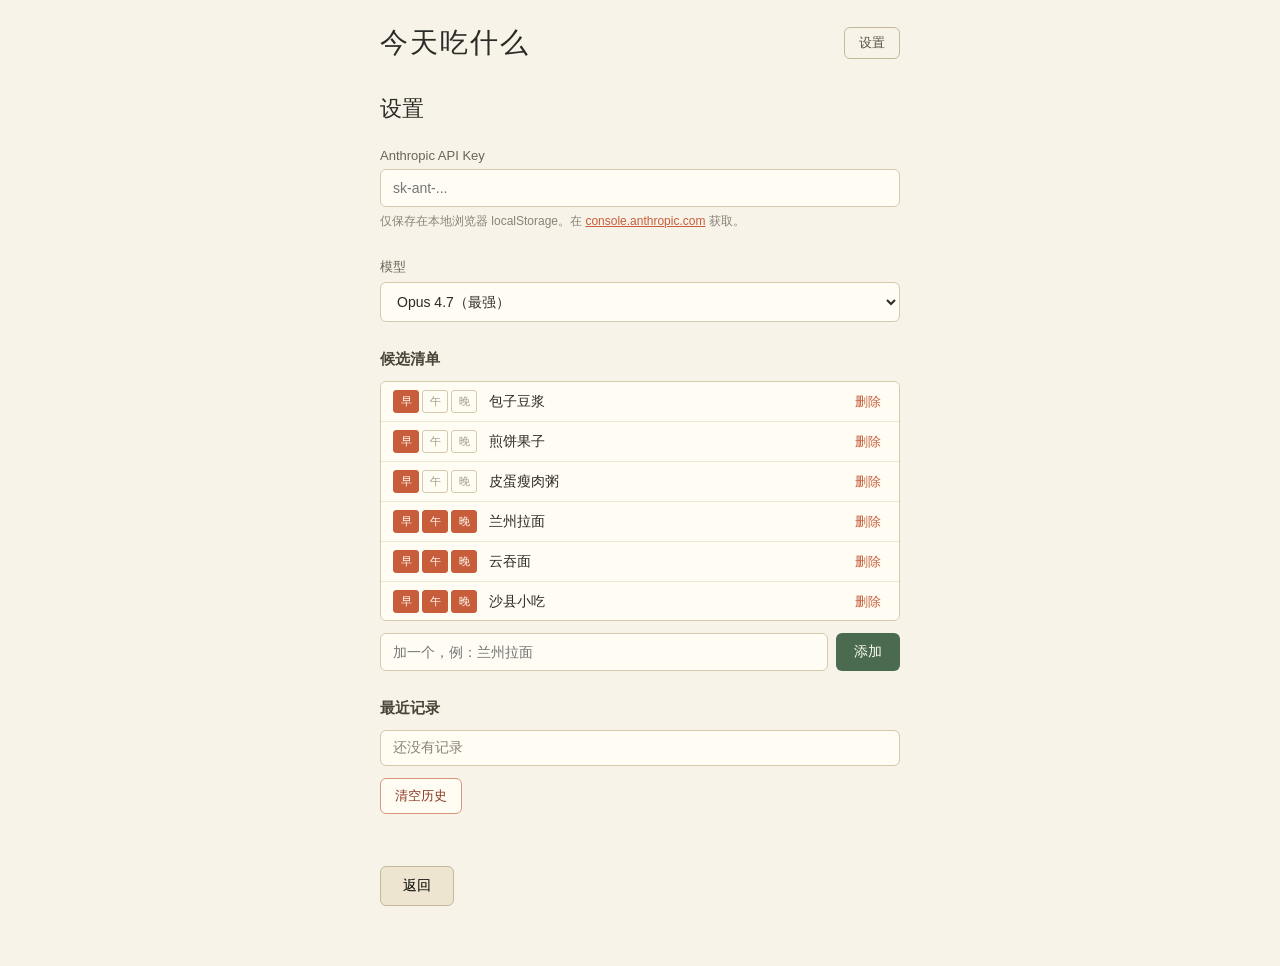
<file: what-to-eat/index.html>
<!DOCTYPE html>
<html lang="zh-CN">
<head>
  <meta charset="UTF-8">
  <meta name="viewport" content="width=device-width, initial-scale=1.0">
  <title>今天吃什么</title>
  <link rel="stylesheet" href="style.css">
</head>
<body>
  <main id="app">
    <header class="topbar">
      <h1>今天吃什么</h1>
      <button id="settings-btn" class="icon-btn" title="设置">设置</button>
    </header>

    <section id="main-view" class="view">
      <div class="meal-selector" role="tablist" aria-label="餐别">
        <button class="meal-tab" data-meal="breakfast" role="tab">早餐</button>
        <button class="meal-tab" data-meal="lunch" role="tab">午餐</button>
        <button class="meal-tab" data-meal="dinner" role="tab">晚餐</button>
      </div>

      <div class="mood-block">
        <label for="mood-input">心情 / 想法（可选）</label>
        <textarea id="mood-input" rows="2" placeholder="例：累了想清淡的、有点饿、约会、刚跑完步想吃肉..."></textarea>
      </div>

      <button id="decide-btn" class="big-btn">帮我决定</button>

      <div id="result" class="result" hidden>
        <div class="result-pick" id="pick"></div>
        <div class="result-reason" id="reason"></div>
        <div class="feedback-row">
          <button class="fb-btn" data-fb="up">就这个</button>
          <button class="fb-btn" data-fb="meh">还行</button>
          <button class="fb-btn" data-fb="down">不要</button>
          <button id="reroll" class="reroll-btn">换一个</button>
        </div>
      </div>

      <div id="error" class="error" hidden></div>
    </section>

    <section id="settings-view" class="view" hidden>
      <h2>设置</h2>

      <div class="setting-block">
        <label for="api-key">Anthropic API Key</label>
        <input type="password" id="api-key" placeholder="sk-ant-...">
        <p class="hint">仅保存在本地浏览器 localStorage。在 <a href="https://console.anthropic.com" target="_blank" rel="noopener">console.anthropic.com</a> 获取。</p>
      </div>

      <div class="setting-block">
        <label for="model-select">模型</label>
        <select id="model-select">
          <option value="claude-opus-4-7">Opus 4.7（最强）</option>
          <option value="claude-sonnet-4-6">Sonnet 4.6（平衡）</option>
          <option value="claude-haiku-4-5">Haiku 4.5（便宜快）</option>
        </select>
      </div>

      <div class="setting-block">
        <h3>候选清单</h3>
        <ul id="candidates-list"></ul>
        <div class="add-row">
          <input id="new-candidate" type="text" placeholder="加一个，例：兰州拉面" maxlength="30">
          <button id="add-btn">添加</button>
        </div>
      </div>

      <div class="setting-block">
        <h3>最近记录</h3>
        <ul id="history-list"></ul>
        <button id="clear-history" class="danger-btn">清空历史</button>
      </div>

      <button id="back-btn" class="back-btn">返回</button>
    </section>
  </main>

  <script src="app.js"></script>
</body>
</html>
</file>
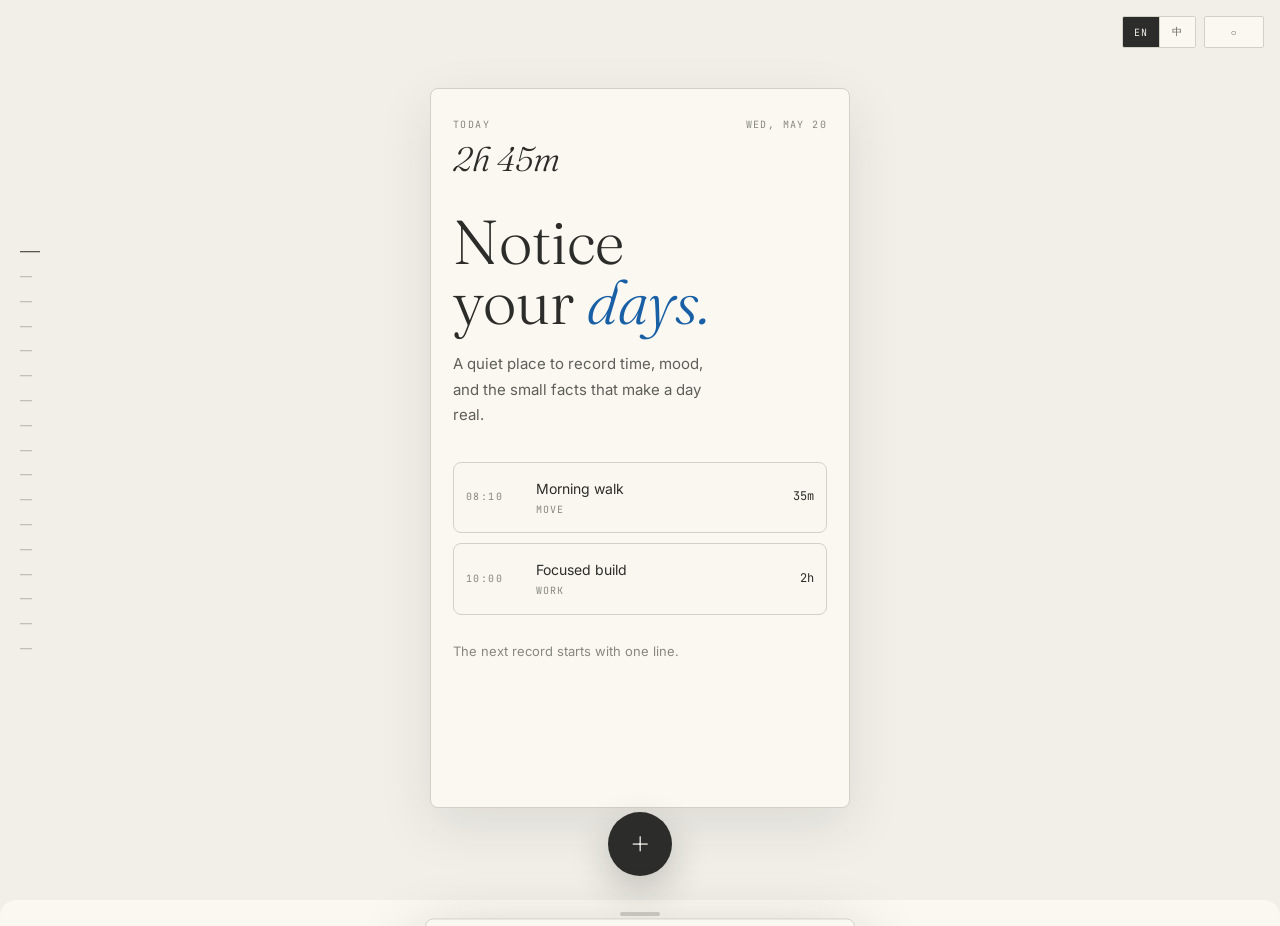
<file: chronos.html>
<!DOCTYPE html>
<html lang="en">
<head>
<meta charset="UTF-8">
<meta name="viewport" content="width=device-width, initial-scale=1.0">
<title>Chronos · Engineering Plan</title>
<link rel="preconnect" href="https://fonts.googleapis.com">
<link rel="preconnect" href="https://fonts.gstatic.com" crossorigin>
<link href="https://fonts.googleapis.com/css2?family=Fraunces:ital,opsz,wght@0,9..144,300;0,9..144,400;0,9..144,500;0,9..144,600;1,9..144,300&family=Inter:wght@300;400;500;600&family=JetBrains+Mono:wght@400;500&family=Noto+Serif+SC:wght@300;400;500;600&family=Noto+Sans+SC:wght@300;400;500;600&display=swap" rel="stylesheet">
<script>
  try { if (localStorage.getItem('chronos-dark')) document.documentElement.classList.add('dark'); } catch(e) {}
</script>
<style>
:root {
  --bg: #F1EFE8;
  --bg-deep: #EAE7DC;
  --paper: #FAF8F1;
  --ink: #2C2C2A;
  --ink-soft: #5F5E5A;
  --ink-mute: #888780;
  --ink-faint: #B4B2A9;
  --rule: #D3D1C7;
  --accent-blue: #185FA5;
  --accent-blue-soft: #DCE7F4;
  --accent-blue-mid: #5F94D1;
  --accent-blue-deep: #0C447C;

  --cat-1: #2C2C2A;
  --cat-2: #5F5E5A;
  --cat-3: #888780;
  --cat-4: #B4B2A9;
  --cat-5: #C8C6BD;
  --cat-6: #D3D1C7;
  --cat-sleep: #EAE7DC;

  --serif: 'Fraunces', 'Noto Serif SC', Georgia, serif;
  --sans: 'Inter', 'Noto Sans SC', system-ui, sans-serif;
  --mono: 'JetBrains Mono', 'SF Mono', Menlo, monospace;

  --transition: background 0.4s ease, color 0.4s ease, border-color 0.4s ease;
}

:root.dark {
  --bg: #1A1A18;
  --bg-deep: #0E0E0D;
  --paper: #232321;
  --ink: #F1EFE8;
  --ink-soft: #B4B2A9;
  --ink-mute: #888780;
  --ink-faint: #5F5E5A;
  --rule: #3A3A37;
  --accent-blue: #5F94D1;
  --accent-blue-soft: #1A2D45;
  --accent-blue-mid: #5F94D1;
  --accent-blue-deep: #A8C5E8;

  --cat-1: #F1EFE8;
  --cat-2: #B4B2A9;
  --cat-3: #888780;
  --cat-4: #5F5E5A;
  --cat-5: #4A4A47;
  --cat-6: #3A3A37;
  --cat-sleep: #2A2A28;
}

* { box-sizing: border-box; margin: 0; padding: 0; }
html { scroll-behavior: smooth; }

body {
  background: var(--bg);
  color: var(--ink);
  font-family: var(--sans);
  font-weight: 400;
  line-height: 1.65;
  font-size: 15px;
  -webkit-font-smoothing: antialiased;
  -moz-osx-font-smoothing: grayscale;
  transition: var(--transition);
}

.cover, .page, .toc, .principle, .callout, .data-table th, .data-table td,
.metric, .pixel-stat, .river-section, .pixel-year-section, .donut-section,
.bar-section, .mirror-section, pre {
  transition: var(--transition);
}

::selection { background: var(--ink); color: var(--bg); }

/* ============================================================ */
/* SCROLL PROGRESS */
/* ============================================================ */

#scroll-progress {
  position: fixed;
  top: 0; left: 0;
  height: 2px;
  width: 0%;
  background: var(--ink);
  z-index: 1000;
  transition: width 0.1s linear;
}

/* ============================================================ */
/* SCROLL REVEAL */
/* ============================================================ */

.reveal {
  opacity: 0;
  transform: translateY(28px);
  transition: opacity 0.7s cubic-bezier(0.22, 1, 0.36, 1),
              transform 0.7s cubic-bezier(0.22, 1, 0.36, 1);
}

.reveal.visible {
  opacity: 1;
  transform: translateY(0);
}

/* ============================================================ */
/* COVER */
/* ============================================================ */

.cover {
  min-height: 100vh;
  padding: 64px 72px 80px;
  display: flex;
  flex-direction: column;
  position: relative;
  background: linear-gradient(180deg, var(--bg) 0%, var(--bg-deep) 100%);
  overflow: hidden;
}

.cover-header {
  display: flex;
  justify-content: space-between;
  align-items: flex-start;
  font-family: var(--mono);
  font-size: 11px;
  letter-spacing: 0.1em;
  color: var(--ink-mute);
  text-transform: uppercase;
}

.cover-header .left { display: flex; gap: 24px; }
.cover-header .right { text-align: right; }

/* Live clock */
#live-clock {
  font-family: var(--mono);
  font-size: 11px;
  letter-spacing: 0.1em;
  color: var(--ink-mute);
  text-transform: uppercase;
}

.cover-mark {
  display: flex;
  gap: 6px;
  margin-top: 80px;
  align-items: center;
}

.cover-mark .dot {
  width: 14px; height: 14px; border-radius: 50%;
  animation: pulse-dot 3s ease-in-out infinite;
}
.cover-mark .dot:nth-child(1) { background: #2C2C2A; animation-delay: 0s; }
.cover-mark .dot:nth-child(2) { background: #5F5E5A; animation-delay: 0.15s; }
.cover-mark .dot:nth-child(3) { background: #888780; animation-delay: 0.30s; }
.cover-mark .dot:nth-child(4) { background: #B4B2A9; animation-delay: 0.45s; }
.cover-mark .dot:nth-child(5) { background: #D3D1C7; animation-delay: 0.60s; }

@keyframes pulse-dot {
  0%, 100% { transform: scale(1); opacity: 1; }
  50% { transform: scale(1.35); opacity: 0.7; }
}

.cover-title {
  font-family: var(--serif);
  font-size: clamp(72px, 14vw, 180px);
  font-weight: 300;
  line-height: 0.9;
  letter-spacing: -0.04em;
  margin-top: 40px;
  font-variation-settings: "opsz" 144;
}

.cover-title em {
  font-style: italic;
  font-weight: 300;
  color: var(--ink-soft);
}

.cover-subtitle {
  font-family: var(--serif);
  font-size: 22px;
  font-weight: 300;
  font-style: italic;
  color: var(--ink-soft);
  margin-top: 32px;
  max-width: 540px;
  line-height: 1.45;
}

.cover-meta {
  margin-top: auto;
  padding-top: 80px;
  display: grid;
  grid-template-columns: repeat(4, 1fr);
  gap: 32px;
  border-top: 0.5px solid var(--rule);
}

.cover-meta-item .label {
  font-family: var(--mono);
  font-size: 10px;
  letter-spacing: 0.15em;
  color: var(--ink-mute);
  text-transform: uppercase;
  margin-bottom: 8px;
}

.cover-meta-item .value {
  font-family: var(--serif);
  font-size: 16px;
  font-weight: 400;
  color: var(--ink);
}

/* ============================================================ */
/* GLOBAL */
/* ============================================================ */

.page {
  padding: 96px 72px;
  max-width: 1100px;
  margin: 0 auto;
  position: relative;
}

.section-number {
  font-family: var(--mono);
  font-size: 11px;
  letter-spacing: 0.2em;
  color: var(--ink-mute);
  text-transform: uppercase;
  margin-bottom: 24px;
  display: flex;
  align-items: center;
  gap: 16px;
}

.section-number::after {
  content: "";
  flex: 1;
  height: 0.5px;
  background: var(--rule);
}

h1.section-title {
  font-family: var(--serif);
  font-size: 56px;
  font-weight: 400;
  line-height: 1.05;
  letter-spacing: -0.025em;
  margin-bottom: 24px;
  font-variation-settings: "opsz" 96;
}

h1.section-title em {
  font-style: italic;
  font-weight: 300;
  color: var(--ink-soft);
}

.section-lede {
  font-family: var(--serif);
  font-size: 22px;
  font-weight: 300;
  line-height: 1.5;
  color: var(--ink-soft);
  margin-bottom: 64px;
  max-width: 720px;
  font-style: italic;
}

h2 {
  font-family: var(--serif);
  font-size: 32px;
  font-weight: 400;
  line-height: 1.2;
  letter-spacing: -0.01em;
  margin: 80px 0 24px;
  font-variation-settings: "opsz" 72;
}

h3 {
  font-family: var(--sans);
  font-size: 14px;
  font-weight: 500;
  letter-spacing: 0.04em;
  text-transform: uppercase;
  color: var(--ink);
  margin: 40px 0 16px;
}

h4 {
  font-family: var(--sans);
  font-size: 15px;
  font-weight: 500;
  margin: 24px 0 12px;
}

p {
  margin-bottom: 16px;
  max-width: 720px;
}

p.lede {
  font-family: var(--serif);
  font-size: 19px;
  font-weight: 300;
  line-height: 1.55;
  color: var(--ink-soft);
  margin-bottom: 32px;
  max-width: 720px;
}

strong { font-weight: 500; color: var(--ink); }
em { font-style: italic; }

a { color: var(--accent-blue); text-decoration: none; border-bottom: 0.5px solid currentColor; }
a:hover { color: var(--accent-blue-deep); }

code {
  font-family: var(--mono);
  font-size: 13px;
  background: var(--bg-deep);
  padding: 2px 6px;
  border-radius: 3px;
  color: var(--ink);
}

/* ============================================================ */
/* TOC */
/* ============================================================ */

.toc {
  background: var(--paper);
  border: 0.5px solid var(--rule);
  border-radius: 2px;
  padding: 56px 56px;
  margin: 96px 0;
}

.toc-list {
  list-style: none;
  display: grid;
  grid-template-columns: 1fr 1fr;
  gap: 28px 80px;
}

.toc-list li {
  display: flex;
  align-items: baseline;
  gap: 16px;
  border-bottom: 0.5px dotted var(--rule);
  padding-bottom: 10px;
}

.toc-list .num {
  font-family: var(--mono);
  font-size: 11px;
  color: var(--ink-mute);
  letter-spacing: 0.1em;
  min-width: 32px;
}

.toc-list .title {
  font-family: var(--serif);
  font-size: 17px;
  font-weight: 400;
  flex: 1;
}

.toc-list .page {
  font-family: var(--mono);
  font-size: 11px;
  color: var(--ink-mute);
  padding: 0;
  max-width: none;
  margin: 0;
}

/* ============================================================ */
/* PULL QUOTE */
/* ============================================================ */

.pull-quote {
  margin: 64px 0;
  padding: 48px 0;
  border-top: 0.5px solid var(--ink);
  border-bottom: 0.5px solid var(--ink);
}

.pull-quote blockquote {
  font-family: var(--serif);
  font-size: 32px;
  font-weight: 300;
  line-height: 1.3;
  letter-spacing: -0.01em;
  font-style: italic;
  color: var(--ink);
  font-variation-settings: "opsz" 72;
}

.pull-quote cite {
  display: block;
  margin-top: 20px;
  font-family: var(--mono);
  font-size: 11px;
  letter-spacing: 0.15em;
  color: var(--ink-mute);
  text-transform: uppercase;
  font-style: normal;
}

/* ============================================================ */
/* DATA TABLE */
/* ============================================================ */

.data-table {
  width: 100%;
  border-collapse: collapse;
  margin: 24px 0 40px;
  font-size: 14px;
}

.data-table th {
  font-family: var(--mono);
  font-size: 10px;
  font-weight: 500;
  letter-spacing: 0.15em;
  text-transform: uppercase;
  color: var(--ink-mute);
  text-align: left;
  padding: 12px 16px 12px 0;
  border-bottom: 0.5px solid var(--ink);
}

.data-table td {
  padding: 14px 16px 14px 0;
  border-bottom: 0.5px solid var(--rule);
  vertical-align: top;
  line-height: 1.5;
}

.data-table tr:last-child td {
  border-bottom: 0.5px solid var(--ink);
}

.data-table td:first-child {
  font-weight: 500;
  white-space: nowrap;
}

.data-table .accent { color: var(--accent-blue); font-family: var(--mono); font-size: 12px; }

/* ============================================================ */
/* CALLOUT */
/* ============================================================ */

.callout {
  background: var(--paper);
  border-left: 2px solid var(--ink);
  padding: 24px 32px;
  margin: 32px 0;
  font-family: var(--serif);
  font-size: 17px;
  font-style: italic;
  line-height: 1.5;
  color: var(--ink-soft);
}

.callout .label {
  display: block;
  font-family: var(--mono);
  font-size: 10px;
  letter-spacing: 0.15em;
  text-transform: uppercase;
  font-style: normal;
  color: var(--ink-mute);
  margin-bottom: 10px;
}

/* ============================================================ */
/* PRINCIPLE CARDS */
/* ============================================================ */

.principles {
  display: grid;
  grid-template-columns: repeat(2, 1fr);
  gap: 24px;
  margin: 32px 0 48px;
}

.principle {
  background: var(--paper);
  border: 0.5px solid var(--rule);
  padding: 32px;
  position: relative;
  transition: border-color 0.25s, box-shadow 0.25s;
}

.principle:hover {
  border-color: var(--ink-mute);
  box-shadow: 0 4px 24px rgba(44,44,42,0.07);
}

.principle .num {
  font-family: var(--mono);
  font-size: 11px;
  color: var(--ink-mute);
  letter-spacing: 0.15em;
  margin-bottom: 16px;
}

.principle h4 {
  font-family: var(--serif);
  font-size: 22px;
  font-weight: 400;
  margin: 0 0 12px;
  letter-spacing: -0.01em;
}

.principle p {
  font-size: 13.5px;
  color: var(--ink-soft);
  line-height: 1.6;
  margin: 0;
}

/* ============================================================ */
/* TWO-COLUMN */
/* ============================================================ */

.two-col {
  display: grid;
  grid-template-columns: 1fr 1.4fr;
  gap: 64px;
  margin: 48px 0;
  align-items: start;
}

.two-col .label-col {
  font-family: var(--mono);
  font-size: 11px;
  letter-spacing: 0.15em;
  text-transform: uppercase;
  color: var(--ink-mute);
  padding-top: 4px;
}

/* ============================================================ */
/* COLOR PALETTE */
/* ============================================================ */

.palette {
  margin: 32px 0 48px;
}

.palette-row {
  display: grid;
  grid-template-columns: 100px 1fr;
  gap: 32px;
  padding: 20px 0;
  border-bottom: 0.5px solid var(--rule);
  align-items: center;
}

.palette-row:first-child { border-top: 0.5px solid var(--rule); }

.palette-row .name {
  font-family: var(--mono);
  font-size: 11px;
  color: var(--ink-mute);
  letter-spacing: 0.1em;
  text-transform: uppercase;
}

.palette-swatches {
  display: grid;
  grid-template-columns: repeat(6, 1fr);
  gap: 12px;
}

.swatch {
  aspect-ratio: 2.5 / 1;
  display: flex;
  align-items: flex-end;
  padding: 8px 10px;
  font-family: var(--mono);
  font-size: 9px;
  letter-spacing: 0.05em;
  cursor: pointer;
  transition: transform 0.2s;
}
.swatch:hover { transform: scale(1.04); }
.swatch.dark { color: var(--bg); }
.swatch.light { color: var(--ink); }

/* ============================================================ */
/* TIMELINE */
/* ============================================================ */

.timeline {
  margin: 48px 0;
  border-top: 0.5px solid var(--ink);
}

.timeline-row {
  display: grid;
  grid-template-columns: 100px 80px 1fr;
  gap: 32px;
  padding: 28px 0;
  border-bottom: 0.5px solid var(--rule);
}

.timeline-row .phase {
  font-family: var(--mono);
  font-size: 11px;
  letter-spacing: 0.15em;
  text-transform: uppercase;
  color: var(--ink-mute);
}

.timeline-row .duration {
  font-family: var(--serif);
  font-size: 18px;
  font-style: italic;
  color: var(--ink-soft);
}

.timeline-row .content h4 {
  font-family: var(--serif);
  font-size: 22px;
  font-weight: 400;
  margin: 0 0 8px;
  letter-spacing: -0.01em;
}

.timeline-row .content .summary {
  font-size: 14px;
  color: var(--ink-soft);
  margin: 0 0 16px;
}

.timeline-row .deliverables {
  list-style: none;
  font-size: 13px;
  color: var(--ink-soft);
  margin: 0;
}

.timeline-row .deliverables li {
  padding: 4px 0 4px 16px;
  position: relative;
  line-height: 1.6;
}

.timeline-row .deliverables li::before {
  content: "—";
  position: absolute;
  left: 0;
  color: var(--ink-faint);
}

/* ============================================================ */
/* METRICS */
/* ============================================================ */

.metrics {
  display: grid;
  grid-template-columns: repeat(4, 1fr);
  gap: 1px;
  background: var(--rule);
  border: 0.5px solid var(--rule);
  margin: 48px 0;
}

.metric {
  background: var(--paper);
  padding: 32px 24px;
}

.metric .label {
  font-family: var(--mono);
  font-size: 10px;
  letter-spacing: 0.15em;
  text-transform: uppercase;
  color: var(--ink-mute);
  margin-bottom: 12px;
}

.metric .value {
  font-family: var(--serif);
  font-size: 36px;
  font-weight: 400;
  line-height: 1;
  letter-spacing: -0.02em;
  margin-bottom: 8px;
  font-variation-settings: "opsz" 96;
}

.metric .desc {
  font-size: 12px;
  color: var(--ink-soft);
  line-height: 1.5;
}

/* ============================================================ */
/* FOOTNOTES & DECORATION */
/* ============================================================ */

.divider-ornament {
  display: flex;
  align-items: center;
  justify-content: center;
  margin: 80px 0;
  gap: 24px;
}

.divider-ornament::before,
.divider-ornament::after {
  content: "";
  flex: 1;
  max-width: 200px;
  height: 0.5px;
  background: var(--rule);
}

.divider-ornament .ornament {
  font-family: var(--serif);
  font-size: 24px;
  color: var(--ink-mute);
  font-style: italic;
  font-weight: 300;
}

.colophon {
  background: #1A1A18;
  color: #F1EFE8;
  padding: 96px 72px;
  margin-top: 96px;
}

.colophon .inner {
  max-width: 720px;
  margin: 0 auto;
}

.colophon h2 {
  color: #F1EFE8;
  font-style: italic;
  font-weight: 300;
  margin-bottom: 32px;
}

.colophon p {
  color: #B4B2A9;
  font-size: 14px;
  line-height: 1.7;
}

.colophon .signature {
  margin-top: 64px;
  padding-top: 32px;
  border-top: 0.5px solid #5F5E5A;
  font-family: var(--mono);
  font-size: 11px;
  letter-spacing: 0.15em;
  text-transform: uppercase;
  color: #5F5E5A;
  display: flex;
  justify-content: space-between;
}

/* ============================================================ */
/* TASK LIST  */
/* ============================================================ */

.task-list {
  list-style: none;
  margin: 24px 0 40px;
}

.task-list li {
  display: grid;
  grid-template-columns: 48px 1fr 80px;
  gap: 16px;
  padding: 14px 0;
  border-bottom: 0.5px solid var(--rule);
  font-size: 14px;
  align-items: baseline;
}

.task-list li:first-child { border-top: 0.5px solid var(--rule); }

.task-list .id {
  font-family: var(--mono);
  font-size: 11px;
  color: var(--ink-mute);
}

.task-list .name strong { color: var(--ink); }
.task-list .name small {
  display: block;
  font-size: 12px;
  color: var(--ink-mute);
  margin-top: 2px;
  font-weight: 400;
}

.task-list .effort {
  font-family: var(--mono);
  font-size: 11px;
  color: var(--ink-soft);
  text-align: right;
}

/* ============================================================ */
/* RIVER OF DAYS — LIVE VISUALIZATION */
/* ============================================================ */

.river-section {
  background: var(--paper);
  border: 0.5px solid var(--rule);
  padding: 56px;
  margin: 56px 0;
}

.river-header {
  display: flex;
  justify-content: space-between;
  align-items: flex-end;
  margin-bottom: 40px;
}

.river-header h3 {
  font-family: var(--serif);
  font-size: 28px;
  font-weight: 400;
  letter-spacing: -0.01em;
  margin: 0;
  text-transform: none;
}

.river-header .river-sub {
  font-family: var(--mono);
  font-size: 10px;
  letter-spacing: 0.15em;
  color: var(--ink-mute);
  text-transform: uppercase;
}

.river-legend {
  display: flex;
  gap: 20px;
  flex-wrap: wrap;
  margin-bottom: 24px;
}

.river-legend-item {
  display: flex;
  align-items: center;
  gap: 8px;
  font-family: var(--mono);
  font-size: 10px;
  letter-spacing: 0.1em;
  color: var(--ink-mute);
  text-transform: uppercase;
}

.river-legend-swatch {
  width: 24px;
  height: 8px;
  border-radius: 2px;
}

#river-canvas-wrap {
  position: relative;
  overflow: hidden;
}

#river-svg {
  width: 100%;
  height: auto;
  display: block;
}

/* tooltip */
#river-tooltip {
  position: fixed;
  background: var(--ink);
  color: var(--bg);
  font-family: var(--mono);
  font-size: 11px;
  letter-spacing: 0.05em;
  padding: 8px 14px;
  border-radius: 2px;
  pointer-events: none;
  opacity: 0;
  transition: opacity 0.15s;
  z-index: 999;
  white-space: nowrap;
}

/* ============================================================ */
/* PIXEL YEAR — LIVE VISUALIZATION */
/* ============================================================ */

.pixel-year-section {
  background: var(--paper);
  border: 0.5px solid var(--rule);
  padding: 56px;
  margin: 56px 0;
}

.pixel-year-header {
  display: flex;
  justify-content: space-between;
  align-items: flex-end;
  margin-bottom: 32px;
}

.pixel-year-header h3 {
  font-family: var(--serif);
  font-size: 28px;
  font-weight: 400;
  letter-spacing: -0.01em;
  margin: 0;
  text-transform: none;
}

#pixel-year-svg {
  width: 100%;
  height: auto;
  display: block;
  margin-bottom: 32px;
}

.pixel-stats {
  display: grid;
  grid-template-columns: repeat(4, 1fr);
  gap: 1px;
  background: var(--rule);
  border: 0.5px solid var(--rule);
}

.pixel-stat {
  background: var(--paper);
  padding: 24px 20px;
}

.pixel-stat .label {
  font-family: var(--mono);
  font-size: 10px;
  letter-spacing: 0.15em;
  text-transform: uppercase;
  color: var(--ink-mute);
  margin-bottom: 8px;
}

.pixel-stat .value {
  font-family: var(--serif);
  font-size: 28px;
  font-weight: 400;
  line-height: 1;
  letter-spacing: -0.02em;
  font-variation-settings: "opsz" 72;
}

/* ============================================================ */
/* DONUT CHART (Day view)                                        */
/* ============================================================ */

.donut-section, .bar-section, .mirror-section {
  background: var(--paper);
  border: 0.5px solid var(--rule);
  padding: 48px;
  margin: 40px 0;
}

.chart-header {
  display: flex;
  justify-content: space-between;
  align-items: flex-end;
  margin-bottom: 32px;
}

.chart-header h3 {
  font-family: var(--serif);
  font-size: 24px;
  font-weight: 400;
  letter-spacing: -0.01em;
  margin: 0;
  text-transform: none;
}

.chart-header .chart-sub {
  font-family: var(--mono);
  font-size: 10px;
  letter-spacing: 0.15em;
  color: var(--ink-mute);
  text-transform: uppercase;
}

.donut-wrap {
  display: grid;
  grid-template-columns: 1fr 1fr;
  gap: 48px;
  align-items: center;
}

#donut-svg {
  width: 100%;
  max-width: 280px;
  height: auto;
  margin: 0 auto;
  display: block;
}

.donut-legend {
  list-style: none;
  margin: 0;
}

.donut-legend li {
  display: grid;
  grid-template-columns: 18px 1fr auto auto;
  gap: 12px;
  align-items: baseline;
  padding: 10px 0;
  border-bottom: 0.5px solid var(--rule);
  font-size: 13px;
  cursor: pointer;
  transition: opacity 0.2s;
}

.donut-legend li:first-child { border-top: 0.5px solid var(--rule); }
.donut-legend li.dimmed { opacity: 0.3; }

.donut-legend .swatch-sq {
  width: 14px; height: 14px;
  border-radius: 2px;
  align-self: center;
}

.donut-legend .name {
  font-family: var(--sans);
  color: var(--ink);
}

.donut-legend .duration {
  font-family: var(--mono);
  font-size: 11px;
  color: var(--ink-soft);
}

.donut-legend .pct {
  font-family: var(--mono);
  font-size: 11px;
  color: var(--ink-mute);
  min-width: 40px;
  text-align: right;
}

/* ============================================================ */
/* STACKED BAR (Week view)                                       */
/* ============================================================ */

#bar-svg {
  width: 100%;
  height: auto;
  display: block;
}

/* ============================================================ */
/* MIRROR (Signature 02)                                         */
/* ============================================================ */

#mirror-svg {
  width: 100%;
  height: auto;
  display: block;
}

.mirror-headers {
  display: grid;
  grid-template-columns: 1fr 1fr;
  margin-bottom: 16px;
  font-family: var(--mono);
  font-size: 10px;
  letter-spacing: 0.15em;
  text-transform: uppercase;
  color: var(--ink-mute);
}

.mirror-headers .left { text-align: right; padding-right: 24px; }
.mirror-headers .right { text-align: left; padding-left: 24px; }

/* ============================================================ */
/* FIXED UI — TOGGLES + SECTION INDICATOR                        */
/* ============================================================ */

.fixed-controls {
  position: fixed;
  top: 16px;
  right: 16px;
  display: flex;
  gap: 8px;
  z-index: 900;
  font-family: var(--mono);
}

.ctrl-btn {
  background: var(--paper);
  border: 0.5px solid var(--rule);
  color: var(--ink-soft);
  font-family: var(--mono);
  font-size: 10px;
  letter-spacing: 0.12em;
  text-transform: uppercase;
  padding: 8px 12px;
  cursor: pointer;
  transition: all 0.2s;
  border-radius: 2px;
  min-width: 60px;
  text-align: center;
}

.ctrl-btn:hover {
  border-color: var(--ink);
  color: var(--ink);
}

.ctrl-btn.active {
  background: var(--ink);
  color: var(--bg);
  border-color: var(--ink);
}

.ctrl-segment {
  display: inline-flex;
  background: var(--paper);
  border: 0.5px solid var(--rule);
  border-radius: 2px;
  overflow: hidden;
}

.ctrl-segment .ctrl-btn {
  border: none;
  border-radius: 0;
  min-width: 36px;
  padding: 8px 10px;
}

.ctrl-segment .ctrl-btn + .ctrl-btn {
  border-left: 0.5px solid var(--rule);
}

#section-indicator {
  position: fixed;
  bottom: 16px;
  right: 16px;
  background: var(--paper);
  border: 0.5px solid var(--rule);
  padding: 10px 14px;
  font-family: var(--mono);
  font-size: 10px;
  letter-spacing: 0.12em;
  text-transform: uppercase;
  color: var(--ink-soft);
  z-index: 900;
  border-radius: 2px;
  opacity: 0;
  transform: translateY(8px);
  transition: opacity 0.3s, transform 0.3s, var(--transition);
  pointer-events: none;
  max-width: 240px;
}

#section-indicator.visible {
  opacity: 1;
  transform: translateY(0);
}

#section-indicator .num {
  color: var(--ink);
  font-weight: 500;
}

#section-indicator .sep {
  color: var(--ink-faint);
  margin: 0 6px;
}

@media (prefers-reduced-motion: reduce) {
  *, *::before, *::after {
    animation-duration: 0.01ms !important;
    transition-duration: 0.01ms !important;
  }
  .reveal { opacity: 1; transform: none; }
}

/* ============================================================ */
/* STICKY SECTION NAV (left sidebar)                            */
/* ============================================================ */

#section-nav {
  position: fixed;
  top: 50%;
  left: 20px;
  transform: translateY(-50%);
  z-index: 800;
  display: flex;
  flex-direction: column;
  gap: 6px;
  max-height: 80vh;
  overflow-y: auto;
  scrollbar-width: none;
}

#section-nav::-webkit-scrollbar { display: none; }

.section-nav-item {
  display: flex;
  align-items: center;
  gap: 8px;
  font-family: var(--mono);
  font-size: 9px;
  letter-spacing: 0.12em;
  text-transform: uppercase;
  color: var(--ink-faint);
  text-decoration: none;
  padding: 4px 0;
  cursor: pointer;
  white-space: nowrap;
  transition: color 0.2s;
  background: none;
  border: none;
  line-height: 1.2;
}

.section-nav-item::before {
  content: "";
  display: block;
  width: 12px;
  height: 0.5px;
  background: var(--ink-faint);
  flex-shrink: 0;
  transition: width 0.2s, background 0.2s;
}

.section-nav-item:hover {
  color: var(--ink-soft);
}

.section-nav-item:hover::before {
  background: var(--ink-soft);
  width: 18px;
}

.section-nav-item.active {
  color: var(--ink);
}

.section-nav-item.active::before {
  width: 20px;
  background: var(--ink);
}

.section-nav-label {
  opacity: 0;
  transform: translateX(-4px);
  transition: opacity 0.2s, transform 0.2s;
  pointer-events: none;
}

#section-nav:hover .section-nav-label {
  opacity: 1;
  transform: translateX(0);
}

@media (max-width: 768px) {
  #section-nav { display: none; }
  #hamburger-btn { display: flex; align-items: center; justify-content: center; }
}

/* ============================================================ */
/* MOBILE HAMBURGER NAV                                          */
/* ============================================================ */

/* Hamburger button — mobile only */
#hamburger-btn {
  display: none;
  position: fixed;
  bottom: 20px;
  right: 20px;
  z-index: 900;
  width: 48px;
  height: 48px;
  border-radius: 50%;
  background: var(--accent-blue);
  color: #fff;
  border: none;
  font-size: 20px;
  cursor: pointer;
  box-shadow: 0 2px 8px rgba(0,0,0,0.2);
}

/* Bottom sheet overlay */
#nav-overlay {
  display: none;
  position: fixed;
  inset: 0;
  background: rgba(0,0,0,0.4);
  z-index: 890;
}

/* Bottom sheet */
#mobile-nav-sheet {
  position: fixed;
  bottom: 0;
  left: 0;
  right: 0;
  z-index: 895;
  background: var(--paper);
  border-radius: 16px 16px 0 0;
  padding: 12px 0 32px;
  transform: translateY(100%);
  transition: transform 0.22s ease;
  max-height: 70vh;
  overflow-y: auto;
}
#mobile-nav-sheet.open {
  transform: translateY(0);
}
#mobile-nav-sheet .sheet-handle {
  width: 40px; height: 4px;
  background: var(--rule);
  border-radius: 2px;
  margin: 0 auto 12px;
}
#mobile-nav-sheet a {
  display: block;
  padding: 12px 24px;
  color: var(--ink);
  text-decoration: none;
  font-family: var(--sans);
  font-size: 14px;
  border-bottom: 1px solid var(--rule);
}
#mobile-nav-sheet a:hover {
  background: var(--bg-deep);
}

/* ============================================================ */
/* LIVE CHART BADGE                                              */
/* ============================================================ */

.chart-wrapper {
  position: relative;
  display: inline-block;
  width: 100%;
}

.live-badge {
  position: absolute;
  top: 12px;
  right: 12px;
  display: flex;
  align-items: center;
  gap: 5px;
  font-family: var(--mono);
  font-size: 9px;
  letter-spacing: 0.12em;
  text-transform: uppercase;
  color: var(--ink-mute);
  background: var(--paper);
  border: 0.5px solid var(--rule);
  padding: 4px 8px;
  border-radius: 2px;
  pointer-events: none;
  z-index: 10;
}

.live-dot {
  width: 6px;
  height: 6px;
  border-radius: 50%;
  background: #c0392b;
  animation: live-pulse 1.8s ease-in-out infinite;
}

@keyframes live-pulse {
  0%, 100% { opacity: 1; transform: scale(1); }
  50% { opacity: 0.4; transform: scale(0.75); }
}

/* ============================================================ */
/* RESPONSIVE */
/* ============================================================ */

@media print {
  body { background: var(--bg); }
  .page, .cover { padding: 48px 56px; }
  h1.section-title { font-size: 42px; }
  .cover-title { font-size: 110px; }
  #scroll-progress { display: none; }
}

@media (max-width: 768px) {
  .page, .cover { padding: 48px 32px; }
  .cover-title { font-size: 80px; }
  .cover-meta, .toc-list { grid-template-columns: 1fr; }
  .principles, .two-col { grid-template-columns: 1fr; gap: 24px; }
  .metrics { grid-template-columns: repeat(2, 1fr); }
  .timeline-row { grid-template-columns: 1fr; gap: 12px; }
  h1.section-title { font-size: 36px; }
  .river-section, .pixel-year-section,
  .donut-section, .bar-section, .mirror-section { padding: 32px 24px; }
  .pixel-stats { grid-template-columns: repeat(2, 1fr); }
  .donut-wrap { grid-template-columns: 1fr; gap: 24px; }
  .fixed-controls { top: 8px; right: 8px; }
  #section-indicator { bottom: 8px; right: 8px; max-width: calc(100vw - 16px); }
}

/* ============================================================ */
/* APP PROTOTYPE — HOME + RECORD ENTRY                          */
/* ============================================================ */

body.app-prototype > .cover,
body.app-prototype > section.page,
body.app-prototype > .colophon,
body.app-prototype #scroll-progress,
body.app-prototype #section-indicator {
  display: none;
}

.chronos-app {
  min-height: 100vh;
  padding: 88px 20px 118px;
  display: grid;
  place-items: center;
}

.app-device {
  width: min(420px, 100%);
  min-height: min(720px, calc(100vh - 176px));
  background: var(--paper);
  border: 0.5px solid var(--rule);
  border-radius: 8px;
  padding: 28px 22px 24px;
  box-shadow: 0 18px 54px rgba(44, 44, 42, 0.10);
}

:root.dark .app-device {
  box-shadow: 0 18px 54px rgba(0, 0, 0, 0.28);
}

.app-topline {
  display: flex;
  align-items: flex-start;
  justify-content: space-between;
  gap: 20px;
  margin-bottom: 36px;
}

.app-kicker,
.app-date,
.record-time,
.field-label,
.entry-meta,
.duration-control span {
  font-family: var(--mono);
  font-size: 10px;
  letter-spacing: 0.14em;
  text-transform: uppercase;
  color: var(--ink-mute);
}

.app-total {
  font-family: var(--serif);
  font-size: 34px;
  line-height: 1;
  font-weight: 300;
  font-style: italic;
  color: var(--ink);
  margin-top: 8px;
}

.app-hero {
  margin-bottom: 34px;
}

.app-title {
  font-family: var(--serif);
  font-size: clamp(42px, 12vw, 62px);
  font-weight: 300;
  letter-spacing: 0;
  line-height: 0.98;
  max-width: 8ch;
}

.app-title em {
  color: var(--accent-blue);
  font-style: italic;
}

.app-lede {
  margin-top: 18px;
  color: var(--ink-soft);
  max-width: 31ch;
  line-height: 1.7;
}

.app-records {
  display: grid;
  gap: 10px;
}

.record-row {
  display: grid;
  grid-template-columns: 58px 1fr auto;
  align-items: center;
  gap: 12px;
  border: 0.5px solid var(--rule);
  border-radius: 8px;
  padding: 14px 12px;
  background: color-mix(in srgb, var(--paper) 86%, var(--bg) 14%);
}

.record-title {
  font-size: 14px;
  color: var(--ink);
}

.record-cat {
  font-family: var(--mono);
  font-size: 10px;
  letter-spacing: 0.1em;
  color: var(--ink-mute);
  text-transform: uppercase;
  margin-top: 2px;
}

.record-duration {
  font-family: var(--mono);
  font-size: 12px;
  color: var(--ink);
}

.empty-note {
  margin-top: 16px;
  color: var(--ink-mute);
  font-size: 13px;
}

.fab-button {
  position: fixed;
  left: 50%;
  bottom: 24px;
  transform: translateX(-50%);
  width: 64px;
  height: 64px;
  border-radius: 50%;
  border: 0;
  background: var(--ink);
  color: var(--bg);
  font-family: var(--serif);
  font-size: 38px;
  font-weight: 300;
  line-height: 58px;
  cursor: pointer;
  z-index: 980;
  box-shadow: 0 14px 36px rgba(44, 44, 42, 0.24);
  transition: transform 0.18s ease, box-shadow 0.18s ease, background 0.18s ease;
}

.fab-button:hover {
  transform: translateX(-50%) translateY(-2px);
  box-shadow: 0 18px 44px rgba(44, 44, 42, 0.28);
}

.fab-button:active {
  transform: translateX(-50%) translateY(1px) scale(0.98);
}

.entry-backdrop {
  position: fixed;
  inset: 0;
  background: rgba(26, 26, 24, 0.36);
  opacity: 0;
  pointer-events: none;
  z-index: 970;
  transition: opacity 0.2s ease;
}

.entry-backdrop.open {
  opacity: 1;
  pointer-events: auto;
}

.entry-panel {
  position: fixed;
  left: 50%;
  bottom: 18px;
  transform: translate(-50%, calc(100% + 36px));
  width: min(430px, calc(100vw - 24px));
  max-height: min(720px, calc(100vh - 34px));
  overflow: auto;
  background: var(--paper);
  border: 0.5px solid var(--rule);
  border-radius: 8px;
  padding: 18px;
  z-index: 990;
  box-shadow: 0 26px 70px rgba(26, 26, 24, 0.30);
  transition: transform 0.24s ease;
}

.entry-panel.open {
  transform: translate(-50%, 0);
}

.entry-header {
  display: flex;
  align-items: flex-start;
  justify-content: space-between;
  gap: 16px;
  margin-bottom: 18px;
}

.entry-title {
  font-family: var(--serif);
  font-size: 30px;
  line-height: 1.08;
  font-weight: 300;
}

.entry-close {
  width: 36px;
  height: 36px;
  border: 0.5px solid var(--rule);
  border-radius: 8px;
  background: transparent;
  color: var(--ink-soft);
  font-size: 20px;
  line-height: 1;
  cursor: pointer;
}

.entry-field {
  display: grid;
  gap: 8px;
  margin: 16px 0;
}

.entry-input {
  width: 100%;
  min-height: 86px;
  resize: vertical;
  border: 0.5px solid var(--rule);
  border-radius: 8px;
  background: var(--bg);
  color: var(--ink);
  font: 400 16px/1.55 var(--sans);
  padding: 12px;
  outline: none;
}

.entry-input:focus {
  border-color: var(--accent-blue);
  box-shadow: 0 0 0 3px var(--accent-blue-soft);
}

.category-grid {
  display: grid;
  grid-template-columns: repeat(3, minmax(0, 1fr));
  gap: 8px;
}

.category-btn {
  min-height: 42px;
  border: 0.5px solid var(--rule);
  border-radius: 8px;
  background: var(--bg);
  color: var(--ink);
  font-family: var(--sans);
  font-size: 14px;
  line-height: 1.15;
  padding: 10px 8px;
  text-align: center;
  white-space: nowrap;
  overflow: hidden;
  text-overflow: ellipsis;
  cursor: pointer;
}

.category-btn.active,
.category-btn:hover {
  border-color: var(--ink);
  background: var(--ink);
  color: var(--bg);
}

.duration-control {
  display: flex;
  align-items: center;
  justify-content: space-between;
  gap: 12px;
  border: 0.5px solid var(--rule);
  border-radius: 8px;
  padding: 12px;
  margin-top: 16px;
}

.duration-control strong {
  font-family: var(--serif);
  font-size: 24px;
  font-weight: 300;
  color: var(--ink);
}

.save-button {
  width: 100%;
  min-height: 48px;
  margin-top: 16px;
  border: 0;
  border-radius: 8px;
  background: var(--accent-blue);
  color: #fff;
  font-family: var(--sans);
  font-size: 15px;
  font-weight: 500;
  cursor: pointer;
}

body.entry-open .fab-button {
  opacity: 0;
  pointer-events: none;
}

@media (max-width: 520px) {
  .chronos-app { padding: 72px 12px 108px; }
  .app-device { min-height: calc(100vh - 160px); padding: 24px 18px; }
  .record-row { grid-template-columns: 50px 1fr auto; }
  .category-grid { grid-template-columns: repeat(2, minmax(0, 1fr)); }
  .entry-panel { bottom: 12px; }
}
</style>
</head>
<body class="app-prototype">

<div id="scroll-progress"></div>
<div id="river-tooltip"></div>

<main class="chronos-app" id="chronos-app">
  <section class="app-device" aria-label="Chronos app prototype">
    <header class="app-topline">
      <div>
        <div class="app-kicker" data-copy-en="Today" data-copy-zh="今天">Today</div>
        <div class="app-total">2h 45m</div>
      </div>
      <div class="app-date" data-copy-en="Wed, May 20" data-copy-zh="5月20日，周三">Wed, May 20</div>
    </header>

    <section class="app-hero">
      <h1 class="app-title" data-copy-html="true" data-copy-en="Notice your <em>days.</em>" data-copy-zh="看见你的<em>时间。</em>">Notice your <em>days.</em></h1>
      <p class="app-lede" data-copy-en="A quiet place to record time, mood, and the small facts that make a day real." data-copy-zh="一个安静的地方，用来记录时间、心情，以及让一天变得真实的小事实。">
        A quiet place to record time, mood, and the small facts that make a day real.
      </p>
    </section>

    <section class="app-records" aria-label="Today's records">
      <article class="record-row">
        <div class="record-time">08:10</div>
        <div>
          <div class="record-title" data-copy-en="Morning walk" data-copy-zh="晨间散步">Morning walk</div>
          <div class="record-cat" data-copy-en="Move" data-copy-zh="运动">Move</div>
        </div>
        <div class="record-duration">35m</div>
      </article>
      <article class="record-row">
        <div class="record-time">10:00</div>
        <div>
          <div class="record-title" data-copy-en="Focused build" data-copy-zh="专注开发">Focused build</div>
          <div class="record-cat" data-copy-en="Work" data-copy-zh="工作">Work</div>
        </div>
        <div class="record-duration">2h</div>
      </article>
      <p class="empty-note" data-copy-en="The next record starts with one line." data-copy-zh="下一笔记录，从一句话开始。">The next record starts with one line.</p>
    </section>
  </section>
</main>

<button class="fab-button" id="record-fab" type="button" onclick="openEntryPanel()" aria-label="Add record" data-aria-en="Add record" data-aria-zh="新增记录">+</button>
<div class="entry-backdrop" id="entry-backdrop" onclick="closeEntryPanel()" aria-hidden="true"></div>
<section class="entry-panel" id="entry-panel" role="dialog" aria-modal="true" aria-hidden="true" aria-labelledby="entry-title">
  <div class="entry-header">
    <div>
      <div class="entry-meta" data-copy-en="New record" data-copy-zh="新记录">New record</div>
      <h2 class="entry-title" id="entry-title" data-copy-en="What moved?" data-copy-zh="刚才发生了什么？">What moved?</h2>
    </div>
    <button class="entry-close" type="button" onclick="closeEntryPanel()" aria-label="Close" data-aria-en="Close" data-aria-zh="关闭">×</button>
  </div>

  <label class="entry-field">
    <span class="field-label" data-copy-en="Note" data-copy-zh="记录">Note</span>
    <textarea class="entry-input" id="entry-note" data-placeholder-en="morning walk, reading, deep work..." data-placeholder-zh="晨间散步、阅读、专注工作……" placeholder="morning walk, reading, deep work..."></textarea>
  </label>

  <div class="entry-field">
    <span class="field-label" data-copy-en="Category" data-copy-zh="类别">Category</span>
    <div class="category-grid" aria-label="Category">
      <button class="category-btn active" type="button" data-copy-en="Work" data-copy-zh="工作">Work</button>
      <button class="category-btn" type="button" data-copy-en="Learn" data-copy-zh="学习">Learn</button>
      <button class="category-btn" type="button" data-copy-en="Move" data-copy-zh="运动">Move</button>
      <button class="category-btn" type="button" data-copy-en="Life" data-copy-zh="生活">Life</button>
      <button class="category-btn" type="button" data-copy-en="Social" data-copy-zh="社交">Social</button>
      <button class="category-btn" type="button" data-copy-en="Rest" data-copy-zh="休闲">Rest</button>
    </div>
  </div>

  <div class="duration-control">
    <span data-copy-en="Duration" data-copy-zh="时长">Duration</span>
    <strong>25m</strong>
  </div>

  <button class="save-button" type="button" onclick="closeEntryPanel()" data-copy-en="Save record" data-copy-zh="保存记录">Save record</button>
</section>

<!-- Fixed controls: dark mode + language + section indicator -->
<div class="fixed-controls">
  <div class="ctrl-segment" id="lang-toggle" title="Toggle language / 切换语言">
    <button class="ctrl-btn active" data-lang="en" onclick="setLang('en')">EN</button>
    <button class="ctrl-btn" data-lang="zh" onclick="setLang('zh')">中</button>
  </div>
  <button class="ctrl-btn" id="dark-toggle" onclick="toggleDark()" title="Toggle dark mode">○</button>
</div>
<div id="section-indicator"><span class="num">01</span><span class="sep">·</span><span id="section-name">Executive Summary</span></div>

<!-- Sticky left section nav -->
<nav id="section-nav" aria-label="Section navigation">
  <a class="section-nav-item active" data-target="sec-toc" href="#sec-toc"><span class="section-nav-label">TOC</span></a>
  <a class="section-nav-item" data-target="sec-01" href="#sec-01"><span class="section-nav-label">01 · Summary</span></a>
  <a class="section-nav-item" data-target="sec-02" href="#sec-02"><span class="section-nav-label">02 · Vision</span></a>
  <a class="section-nav-item" data-target="sec-03" href="#sec-03"><span class="section-nav-label">03 · Market</span></a>
  <a class="section-nav-item" data-target="sec-04" href="#sec-04"><span class="section-nav-label">04 · Design</span></a>
  <a class="section-nav-item" data-target="sec-05" href="#sec-05"><span class="section-nav-label">05 · Visual</span></a>
  <a class="section-nav-item" data-target="sec-06" href="#sec-06"><span class="section-nav-label">06 · Features</span></a>
  <a class="section-nav-item" data-target="sec-07" href="#sec-07"><span class="section-nav-label">07 · Info Design</span></a>
  <a class="section-nav-item" data-target="sec-08" href="#sec-08"><span class="section-nav-label">08 · Viz</span></a>
  <a class="section-nav-item" data-target="sec-09" href="#sec-09"><span class="section-nav-label">09 · Onboarding</span></a>
  <a class="section-nav-item" data-target="sec-10" href="#sec-10"><span class="section-nav-label">10 · Automation</span></a>
  <a class="section-nav-item" data-target="sec-11" href="#sec-11"><span class="section-nav-label">11 · Tech</span></a>
  <a class="section-nav-item" data-target="sec-12" href="#sec-12"><span class="section-nav-label">12 · Privacy</span></a>
  <a class="section-nav-item" data-target="sec-13" href="#sec-13"><span class="section-nav-label">13 · Roadmap</span></a>
  <a class="section-nav-item" data-target="sec-14" href="#sec-14"><span class="section-nav-label">14 · GTM</span></a>
  <a class="section-nav-item" data-target="sec-15" href="#sec-15"><span class="section-nav-label">15 · Business</span></a>
  <a class="section-nav-item" data-target="sec-16" href="#sec-16"><span class="section-nav-label">16 · Cadence</span></a>
</nav>

<!-- ============================================================ -->
<!-- COVER -->
<!-- ============================================================ -->
<section class="cover">
  <div class="cover-header">
    <div class="left">
      <span>Document № 001</span>
      <span>Confidential</span>
    </div>
    <div class="right">
      Engineering Plan<br>
      <span id="live-clock"></span>
    </div>
  </div>

  <div class="cover-mark">
    <div class="dot"></div>
    <div class="dot"></div>
    <div class="dot"></div>
    <div class="dot"></div>
    <div class="dot"></div>
  </div>

  <h1 class="cover-title" id="cover-title"
    data-en="Chronos<em>.</em>"
    data-zh="时间<em>·</em>志">Chronos<em>.</em></h1>
  <p class="cover-subtitle" id="cover-subtitle"
    data-en="A minimal, bilingual companion for noticing your days—and discovering how your time actually moves."
    data-zh="一款极简的双语伴侣，帮你留意每一天——发现时间真正的流向。">
    A minimal, bilingual companion for noticing your days—and discovering<br>
    how your time actually moves.
  </p>

  <div class="cover-meta">
    <div class="cover-meta-item">
      <div class="label">Discipline</div>
      <div class="value">Product · Design · Engineering</div>
    </div>
    <div class="cover-meta-item">
      <div class="label">Platform</div>
      <div class="value">iOS · Android · Web</div>
    </div>
    <div class="cover-meta-item">
      <div class="label">Timeline</div>
      <div class="value">8 months to v1.0</div>
    </div>
    <div class="cover-meta-item">
      <div class="label">Author</div>
      <div class="value">Solo founder / part-time</div>
    </div>
  </div>
</section>

<!-- ============================================================ -->
<!-- TOC -->
<!-- ============================================================ -->
<section class="page" id="sec-toc">
  <div class="section-number">Table of Contents · 目录</div>

  <div class="toc reveal">
    <ol class="toc-list">
      <li><span class="num">01</span><span class="title">Executive Summary 概要</span><span class="page">04</span></li>
      <li><span class="num">02</span><span class="title">Product Vision 产品愿景</span><span class="page">06</span></li>
      <li><span class="num">03</span><span class="title">Market Position 市场定位</span><span class="page">10</span></li>
      <li><span class="num">04</span><span class="title">Design Philosophy 设计哲学</span><span class="page">14</span></li>
      <li><span class="num">05</span><span class="title">Visual Identity 视觉系统</span><span class="page">18</span></li>
      <li><span class="num">06</span><span class="title">Feature Architecture 功能架构</span><span class="page">24</span></li>
      <li><span class="num">07</span><span class="title">Information Design 信息设计</span><span class="page">30</span></li>
      <li><span class="num">08</span><span class="title">Signature Visualizations 招牌可视化</span><span class="page">36</span></li>
      <li><span class="num">09</span><span class="title">Onboarding Experience 初次体验</span><span class="page">42</span></li>
      <li><span class="num">10</span><span class="title">Automation Strategy 自动化策略</span><span class="page">46</span></li>
      <li><span class="num">11</span><span class="title">Technical Architecture 技术架构</span><span class="page">52</span></li>
      <li><span class="num">12</span><span class="title">Privacy Framework 隐私框架</span><span class="page">58</span></li>
      <li><span class="num">13</span><span class="title">Development Roadmap 开发路线</span><span class="page">62</span></li>
      <li><span class="num">14</span><span class="title">Go-to-Market 上线策略</span><span class="page">68</span></li>
      <li><span class="num">15</span><span class="title">Business Model 商业模式</span><span class="page">72</span></li>
      <li><span class="num">16</span><span class="title">Operating Cadence 工作节奏</span><span class="page">76</span></li>
    </ol>
  </div>
</section>

<!-- ============================================================ -->
<!-- 01 - EXECUTIVE SUMMARY -->
<!-- ============================================================ -->
<section class="page" id="sec-01">
  <div class="section-number">01 · Executive Summary</div>
  <h1 class="section-title reveal">A document<br>about <em>noticing.</em></h1>
  <p class="section-lede reveal">
    Chronos is a time-tracking application that treats the act of recording as an act of reflection,
    not bookkeeping. This document defines the product in full.
  </p>

  <h3>The Thesis</h3>
  <p>
    The time-tracking category is mature but unloved. <strong>Toggl</strong> is built for billing.
    <strong>RescueTime</strong> is built for surveillance. <strong>Daylio</strong> is built for emotions
    but not for time. <strong>Day One</strong> is built for words but not for data. None of them are built
    for a person who simply wants to <em>see how their days move.</em>
  </p>
  <p>
    Chronos sits in this gap. It is small, intentional, and refuses to optimize for engagement.
    It records time and mood with equal weight. It visualizes a year in a way that fits on one screen.
    And it ships with privacy as the default, not the upgrade.
  </p>

  <div class="metrics reveal">
    <div class="metric">
      <div class="label">Target</div>
      <div class="value">5–10%</div>
      <div class="desc">of smartphone users who track anything about themselves</div>
    </div>
    <div class="metric">
      <div class="label">North Star</div>
      <div class="value">D7 ≥ 40%</div>
      <div class="desc">seven-day retention among first 100 users</div>
    </div>
    <div class="metric">
      <div class="label">Build</div>
      <div class="value">~32w</div>
      <div class="desc">part-time, 10–12 hours per week, single founder</div>
    </div>
    <div class="metric">
      <div class="label">Cost</div>
      <div class="value">&lt; $300</div>
      <div class="desc">all-in, year one (Apple dev account + minimal cloud)</div>
    </div>
  </div>

  <h3>The Operating Principles</h3>

  <div class="principles">
    <div class="principle reveal">
      <div class="num">№ 01</div>
      <h4>Less is the feature</h4>
      <p>Every removed surface is a deliberate design choice. Restraint is a competitive advantage in a category drowning in features.</p>
    </div>
    <div class="principle reveal">
      <div class="num">№ 02</div>
      <h4>The record is the reward</h4>
      <p>Users will not be reminded, gamified, or guilt-tripped. The visualization itself must be beautiful enough to pull people back.</p>
    </div>
    <div class="principle reveal">
      <div class="num">№ 03</div>
      <h4>Privacy as architecture</h4>
      <p>Local-first storage. Encrypted sync only when requested. The server, when it exists, sees ciphertext only.</p>
    </div>
    <div class="principle reveal">
      <div class="num">№ 04</div>
      <h4>Native to two tongues</h4>
      <p>Chinese and English are first-class citizens from day one. Not translation—co-design. Content language is independent of UI language.</p>
    </div>
  </div>
</section>

<!-- ============================================================ -->
<!-- 02 - PRODUCT VISION -->
<!-- ============================================================ -->
<section class="page" id="sec-02">
  <div class="section-number">02 · Product Vision</div>
  <h1 class="section-title reveal">Time is the only material<br><em>we are made of.</em></h1>
  <p class="section-lede reveal">
    Most time-tracking products promise productivity. Chronos promises something stranger and more useful: awareness.
  </p>

  <h2>What it does</h2>
  <p>
    A user opens Chronos and writes one line: <em>"morning walk."</em> They tap one category—movement.
    They drag a slider to thirty minutes. They tap one emoji that means today felt good. They put the phone down.
    The whole interaction lasts under five seconds.
  </p>
  <p>
    Over weeks, this small habit produces something they did not have before: a picture of their own life
    that is both honest and beautiful. They see the morning hours they always assumed were lost.
    They see the week they ran every day, and the next week they did not. They see, with no judgment,
    where they actually spent their attention.
  </p>

  <h2>Who it is for</h2>
  <p>
    Chronos is not for everyone, and that is the point. It is built for the <strong>5–10% of people</strong>
    who already keep journals, run, meditate, or otherwise notice themselves. They do not need to be convinced
    to track. They need a tool that respects what they are doing.
  </p>

  <div class="two-col">
    <div class="label-col">Persona / 用户画像</div>
    <div>
      <p style="margin-bottom: 12px;"><strong>Liwen, 32, product designer in Shanghai.</strong> Keeps a daily Notion log. Reads non-fiction. Wakes at 6:30 to swim. Owns three meditation apps. Frustrated that nothing she's tried for time tracking has felt designed.</p>
      <p style="margin-bottom: 12px;"><strong>Sam, 28, software engineer in Berlin.</strong> Bilingual—German at work, English with friends. Cares deeply about data ownership. Has tried Toggl (too businesslike), RescueTime (creepy), and Daylio (too cute). Wants something quiet.</p>
      <p><strong>Mei, 41, freelance translator in Taipei.</strong> Tracks her own hours but hates spreadsheets. Wants to understand if her freelance income justifies her hours. Already journals in Day One but wants the data layer.</p>
    </div>
  </div>

  <div class="pull-quote reveal">
    <blockquote>
      "We don't want to fix your time. We want to help you see it. That's already enough."
    </blockquote>
    <cite>Product mantra / 产品咒语</cite>
  </div>

  <h2>What it deliberately is not</h2>

  <table class="data-table">
    <thead>
      <tr><th>Not</th><th>Reasoning</th></tr>
    </thead>
    <tbody>
      <tr><td>A productivity tool</td><td>Productivity is a value judgment. Chronos refuses to tell users whether their day was "good." It only shows them what happened.</td></tr>
      <tr><td>A habit tracker</td><td>Streaks and gamification corrode the relationship between user and tool. We measure cumulative days, never consecutive.</td></tr>
      <tr><td>A social product</td><td>No friends, no sharing feeds, no public leaderboards. Solitary by design.</td></tr>
      <tr><td>An AI assistant</td><td>AI features are sparingly used and never primary. The user is the one doing the noticing.</td></tr>
      <tr><td>A workspace</td><td>Teams, projects, billing, exports to invoices—out of scope. Toggl exists for this.</td></tr>
    </tbody>
  </table>
</section>

<!-- ============================================================ -->
<!-- 03 - MARKET POSITION -->
<!-- ============================================================ -->
<section class="page" id="sec-03">
  <div class="section-number">03 · Market Position</div>
  <h1 class="section-title reveal">A small, sharp wedge<br>in a <em>crowded</em> room.</h1>
  <p class="section-lede reveal">
    The market is not empty. It is loud, confused, and badly designed. That is the opportunity.
  </p>

  <h2>The competitive landscape</h2>

  <table class="data-table">
    <thead>
      <tr><th>Product</th><th>Strength</th><th>Failure mode</th><th>Their position</th></tr>
    </thead>
    <tbody>
      <tr>
        <td>Toggl</td>
        <td>Precise time tracking, project billing</td>
        <td>Aesthetically utilitarian. Built for agencies, not lives.</td>
        <td class="accent">Work hours</td>
      </tr>
      <tr>
        <td>RescueTime</td>
        <td>Automatic tracking of computer use</td>
        <td>Surveillance feel. Data piles up without meaning.</td>
        <td class="accent">Computer activity</td>
      </tr>
      <tr>
        <td>Daylio</td>
        <td>Mood tracking with mass appeal</td>
        <td>Cartoonish design. Weak time data. Rainbow palette dates the product.</td>
        <td class="accent">Daily mood</td>
      </tr>
      <tr>
        <td>Day One</td>
        <td>Rich journaling, sync, photos</td>
        <td>Beautiful but text-heavy. No data visualization layer.</td>
        <td class="accent">Long-form journal</td>
      </tr>
      <tr>
        <td>aTimeLogger</td>
        <td>Granular time categorization</td>
        <td>Dated interface. Russian developer, limited polish.</td>
        <td class="accent">Time categorization</td>
      </tr>
      <tr>
        <td>Timing</td>
        <td>Mac automatic tracking</td>
        <td>Mac only. $96/year. Niche audience.</td>
        <td class="accent">Power users</td>
      </tr>
    </tbody>
  </table>

  <h2>The Chronos wedge</h2>

  <div class="principles">
    <div class="principle reveal">
      <div class="num">Vector 01</div>
      <h4>Time + mood + reflection</h4>
      <p>Toggl tracks time but ignores feeling. Daylio tracks feeling but ignores time. Chronos treats them as the same dataset.</p>
    </div>
    <div class="principle reveal">
      <div class="num">Vector 02</div>
      <h4>Editorial design language</h4>
      <p>Most competitors look like consumer apps from 2018. Chronos uses serif display type, monochrome restraint, and the visual rules of fine print.</p>
    </div>
    <div class="principle reveal">
      <div class="num">Vector 03</div>
      <h4>Bilingual at the bone</h4>
      <p>Chinese-speaking and English-speaking users get the same first-class experience. Most apps treat one as second-tier.</p>
    </div>
    <div class="principle reveal">
      <div class="num">Vector 04</div>
      <h4>Privacy as origin</h4>
      <p>Local-first from day one, not bolted on. Apple Notes-grade trust applied to journaling.</p>
    </div>
  </div>

  <div class="callout">
    <span class="label">Strategic note</span>
    We are not trying to win the time-tracking market. We are trying to define a new shelf next to it—
    something like a <em>"reflective time companion"</em>—and own that shelf alone.
  </div>
</section>

<!-- ============================================================ -->
<!-- 04 - DESIGN PHILOSOPHY -->
<!-- ============================================================ -->
<section class="page" id="sec-04">
  <div class="section-number">04 · Design Philosophy</div>
  <h1 class="section-title reveal">The rules<br>we will not <em>break.</em></h1>
  <p class="section-lede reveal">
    Design decisions are not aesthetic preferences. They are operating principles. The following nine rules govern every screen.
  </p>

  <ol style="list-style: none; counter-reset: rule; margin: 48px 0;">
    <li style="counter-increment: rule; padding: 28px 0; border-bottom: 0.5px solid var(--rule); display: grid; grid-template-columns: 60px 1fr; gap: 32px;">
      <div style="font-family: var(--mono); font-size: 11px; letter-spacing: 0.15em; color: var(--ink-mute);">№ 01</div>
      <div>
        <h4 style="font-family: var(--serif); font-size: 24px; font-weight: 400; margin: 0 0 8px; letter-spacing: -0.01em;">One screen, one task.</h4>
        <p style="margin: 0; color: var(--ink-soft); font-size: 14px;">Home is for recording. Stats is for seeing. Settings is for adjusting. We never blend these.</p>
      </div>
    </li>
    <li style="counter-increment: rule; padding: 28px 0; border-bottom: 0.5px solid var(--rule); display: grid; grid-template-columns: 60px 1fr; gap: 32px;">
      <div style="font-family: var(--mono); font-size: 11px; letter-spacing: 0.15em; color: var(--ink-mute);">№ 02</div>
      <div>
        <h4 style="font-family: var(--serif); font-size: 24px; font-weight: 400; margin: 0 0 8px; letter-spacing: -0.01em;">Hide by default.</h4>
        <p style="margin: 0; color: var(--ink-soft); font-size: 14px;">Mood, notes, tags, subcategories—none of these appear in the first surface. The user reaches for them.</p>
      </div>
    </li>
    <li style="counter-increment: rule; padding: 28px 0; border-bottom: 0.5px solid var(--rule); display: grid; grid-template-columns: 60px 1fr; gap: 32px;">
      <div style="font-family: var(--mono); font-size: 11px; letter-spacing: 0.15em; color: var(--ink-mute);">№ 03</div>
      <div>
        <h4 style="font-family: var(--serif); font-size: 24px; font-weight: 400; margin: 0 0 8px; letter-spacing: -0.01em;">Whitespace earns its keep.</h4>
        <p style="margin: 0; color: var(--ink-soft); font-size: 14px;">Empty space is content. We do not fill it because we can.</p>
      </div>
    </li>
    <li style="counter-increment: rule; padding: 28px 0; border-bottom: 0.5px solid var(--rule); display: grid; grid-template-columns: 60px 1fr; gap: 32px;">
      <div style="font-family: var(--mono); font-size: 11px; letter-spacing: 0.15em; color: var(--ink-mute);">№ 04</div>
      <div>
        <h4 style="font-family: var(--serif); font-size: 24px; font-weight: 400; margin: 0 0 8px; letter-spacing: -0.01em;">Color signals, never decorates.</h4>
        <p style="margin: 0; color: var(--ink-soft); font-size: 14px;">The palette is monochrome with one exception. Color appears when it carries information. Otherwise—gray scale, paper, ink.</p>
      </div>
    </li>
    <li style="counter-increment: rule; padding: 28px 0; border-bottom: 0.5px solid var(--rule); display: grid; grid-template-columns: 60px 1fr; gap: 32px;">
      <div style="font-family: var(--mono); font-size: 11px; letter-spacing: 0.15em; color: var(--ink-mute);">№ 05</div>
      <div>
        <h4 style="font-family: var(--serif); font-size: 24px; font-weight: 400; margin: 0 0 8px; letter-spacing: -0.01em;">Animation has a purpose.</h4>
        <p style="margin: 0; color: var(--ink-soft); font-size: 14px;">No movement for its own sake. Animation exists to acknowledge a user action or to make a transition legible. 180–240 ms, always eased.</p>
      </div>
    </li>
    <li style="counter-increment: rule; padding: 28px 0; border-bottom: 0.5px solid var(--rule); display: grid; grid-template-columns: 60px 1fr; gap: 32px;">
      <div style="font-family: var(--mono); font-size: 11px; letter-spacing: 0.15em; color: var(--ink-mute);">№ 06</div>
      <div>
        <h4 style="font-family: var(--serif); font-size: 24px; font-weight: 400; margin: 0 0 8px; letter-spacing: -0.01em;">Type does the heavy lifting.</h4>
        <p style="margin: 0; color: var(--ink-soft); font-size: 14px;">Serif display + sans body. Three weights, no more. The page is structured by typography, not by color or shadow.</p>
      </div>
    </li>
    <li style="counter-increment: rule; padding: 28px 0; border-bottom: 0.5px solid var(--rule); display: grid; grid-template-columns: 60px 1fr; gap: 32px;">
      <div style="font-family: var(--mono); font-size: 11px; letter-spacing: 0.15em; color: var(--ink-mute);">№ 07</div>
      <div>
        <h4 style="font-family: var(--serif); font-size: 24px; font-weight: 400; margin: 0 0 8px; letter-spacing: -0.01em;">Tone is dry, not chirpy.</h4>
        <p style="margin: 0; color: var(--ink-soft); font-size: 14px;">"Recorded." Not "Yay, you logged it! 🎉". Treat the user as an adult who chose to be here.</p>
      </div>
    </li>
    <li style="counter-increment: rule; padding: 28px 0; border-bottom: 0.5px solid var(--rule); display: grid; grid-template-columns: 60px 1fr; gap: 32px;">
      <div style="font-family: var(--mono); font-size: 11px; letter-spacing: 0.15em; color: var(--ink-mute);">№ 08</div>
      <div>
        <h4 style="font-family: var(--serif); font-size: 24px; font-weight: 400; margin: 0 0 8px; letter-spacing: -0.01em;">No streak shaming.</h4>
        <p style="margin: 0; color: var(--ink-soft); font-size: 14px;">Missed days are shown as dotted outlines, never as red breaks. We count cumulative days, never consecutive.</p>
      </div>
    </li>
    <li style="counter-increment: rule; padding: 28px 0; display: grid; grid-template-columns: 60px 1fr; gap: 32px;">
      <div style="font-family: var(--mono); font-size: 11px; letter-spacing: 0.15em; color: var(--ink-mute);">№ 09</div>
      <div>
        <h4 style="font-family: var(--serif); font-size: 24px; font-weight: 400; margin: 0 0 8px; letter-spacing: -0.01em;">The data belongs to the user.</h4>
        <p style="margin: 0; color: var(--ink-soft); font-size: 14px;">Always exportable. JSON and CSV from day one. No data lock-in, ever.</p>
      </div>
    </li>
  </ol>

  <div class="callout">
    <span class="label">Field test</span>
    Before any new feature ships, it must pass: <em>"Does this make the product simpler or more complex
    in the user's experience?"</em> If the answer is "more complex," it does not ship—even if it is more
    functional, more competitive, or more requested.
  </div>
</section>

<!-- ============================================================ -->
<!-- 05 - VISUAL IDENTITY -->
<!-- ============================================================ -->
<section class="page" id="sec-05">
  <div class="section-number">05 · Visual Identity</div>
  <h1 class="section-title reveal">A palette of <em>ash and ink,</em><br>with one cold accent.</h1>
  <p class="section-lede reveal">
    The visual system is built around a single restraint: monochrome gray, except where information demands otherwise.
  </p>

  <h2>Primary palette — Ash &amp; Ink</h2>
  <p class="lede">
    Six steps from the deepest ink to the warmest paper. This is the working palette for categories,
    backgrounds, type, and structural rules. Note the warm undertone—true neutral gray would feel clinical.
  </p>

  <div class="palette">
    <div class="palette-row">
      <div class="name">Ash / 灰</div>
      <div class="palette-swatches">
        <div class="swatch dark" style="background:#2C2C2A">#2C2C2A</div>
        <div class="swatch dark" style="background:#444441">#444441</div>
        <div class="swatch dark" style="background:#5F5E5A">#5F5E5A</div>
        <div class="swatch dark" style="background:#888780">#888780</div>
        <div class="swatch light" style="background:#B4B2A9">#B4B2A9</div>
        <div class="swatch light" style="background:#D3D1C7">#D3D1C7</div>
      </div>
    </div>
    <div class="palette-row">
      <div class="name">Paper / 纸</div>
      <div class="palette-swatches">
        <div class="swatch light" style="background:#F1EFE8">#F1EFE8</div>
        <div class="swatch light" style="background:#FAF8F1">#FAF8F1</div>
        <div class="swatch light" style="background:#EAE7DC">#EAE7DC</div>
        <div class="swatch light" style="background:#FFFFFF; border: 0.5px solid #D3D1C7;">#FFFFFF</div>
        <div></div>
        <div></div>
      </div>
    </div>
  </div>

  <h2>Accent palette — Cold Blue</h2>

  <div class="palette">
    <div class="palette-row">
      <div class="name">Blue / 蓝</div>
      <div class="palette-swatches">
        <div class="swatch light" style="background:#DCE7F4">L1</div>
        <div class="swatch light" style="background:#A8C5E8">L2</div>
        <div class="swatch dark" style="background:#5F94D1">L3</div>
        <div class="swatch dark" style="background:#2E6BB3">L4</div>
        <div class="swatch dark" style="background:#1A4480">L5</div>
        <div class="swatch dark" style="background:#0C447C">L6</div>
      </div>
    </div>
  </div>

  <h2>Typography</h2>

  <table class="data-table">
    <thead>
      <tr><th>Role</th><th>Family</th><th>Size</th><th>Weight</th><th>Sample</th></tr>
    </thead>
    <tbody>
      <tr><td>Display</td><td>Fraunces</td><td>56–180px</td><td>300</td><td style="font-family: var(--serif); font-size: 22px; font-weight: 300;">Chronos.</td></tr>
      <tr><td>Section</td><td>Fraunces</td><td>32px</td><td>400</td><td style="font-family: var(--serif); font-size: 18px;">Time is the only material</td></tr>
      <tr><td>Body</td><td>Inter / Noto Sans SC</td><td>15px</td><td>400</td><td style="font-family: var(--sans); font-size: 15px;">A small daily habit, recorded.</td></tr>
      <tr><td>Label</td><td>JetBrains Mono</td><td>11px</td><td>500</td><td style="font-family: var(--mono); font-size: 11px; letter-spacing: 0.15em;">Section 01</td></tr>
      <tr><td>Numeral</td><td>Fraunces</td><td>36–64px</td><td>400</td><td style="font-family: var(--serif); font-size: 22px; font-variation-settings: 'opsz' 96;">6h 40m</td></tr>
    </tbody>
  </table>

  <h2>Iconography</h2>
  <p>
    Tabler Outline icons, 1.5px stroke. Never filled. Used sparingly, primarily for category symbols in dense lists.
    Decorative icons—and emoji—are absent from the interface entirely.
  </p>

  <div class="callout">
    <span class="label">Sample copy / 文案示例</span>
    English: <em>"Recorded. Today's eleventh."</em><br>
    中文: <em>"已记下。今天第十一笔。"</em>
  </div>
</section>

<!-- ============================================================ -->
<!-- 06 - FEATURE ARCHITECTURE -->
<!-- ============================================================ -->
<section class="page" id="sec-06">
  <div class="section-number">06 · Feature Architecture</div>
  <h1 class="section-title reveal">Three rooms,<br>no <em>hallways.</em></h1>
  <p class="section-lede reveal">
    The application has exactly three primary surfaces. No bottom navigation, no hamburger menu—surfaces are reached by direct gesture.
  </p>

  <h2>Surface topology</h2>

  <div class="timeline">
    <div class="timeline-row reveal">
      <div class="phase">Surface 01</div>
      <div class="duration">Home</div>
      <div class="content">
        <h4>The recording surface</h4>
        <p class="summary">Today's records. A single round button. Nothing else.</p>
        <ul class="deliverables">
          <li>Date and today's total time, top of screen</li>
          <li>List of today's records in chronological order</li>
          <li>Single FAB-style record button, centered bottom</li>
          <li>Swipe right → Stats, swipe left → Settings</li>
        </ul>
      </div>
    </div>
    <div class="timeline-row reveal">
      <div class="phase">Surface 02</div>
      <div class="duration">Stats</div>
      <div class="content">
        <h4>The reflection surface</h4>
        <p class="summary">Day, week, month, year views. Four toggles, one screen each.</p>
        <ul class="deliverables">
          <li>Pill toggle: Day · Week · Month · Year</li>
          <li>Four summary metric cards at the top</li>
          <li>Primary chart (ring / stacked bar / heatmap / pixel-year)</li>
          <li>One-line AI observation at the bottom</li>
        </ul>
      </div>
    </div>
    <div class="timeline-row reveal">
      <div class="phase">Surface 03</div>
      <div class="duration">Settings</div>
      <div class="content">
        <h4>The adjustment surface</h4>
        <p class="summary">Categories. Language. Theme. Data. Nothing more.</p>
        <ul class="deliverables">
          <li>Categories—up to 8, ordered manually</li>
          <li>Language—Chinese / English / System</li>
          <li>Appearance—Light / Dark / System</li>
          <li>Data—Export JSON, Export CSV, Erase all</li>
          <li>Privacy—Plain-language statement of where data lives</li>
        </ul>
      </div>
    </div>
  </div>

  <h2>Record entry — the critical flow</h2>

  <ol class="task-list">
    <li>
      <span class="id">01</span>
      <span class="name">
        <strong>Tap +</strong>
        <small>Round button, bottom center of home. 56×56 dp. Single tap.</small>
      </span>
      <span class="effort">~0.3 s</span>
    </li>
    <li>
      <span class="id">02</span>
      <span class="name">
        <strong>Choose mode</strong>
        <small>Two cards: <em>"Start timing"</em> or <em>"Log just now."</em> Tap once.</small>
      </span>
      <span class="effort">~0.5 s</span>
    </li>
    <li>
      <span class="id">03</span>
      <span class="name">
        <strong>Enter name</strong>
        <small>Cursor lands in the input automatically. Type. Autocomplete suggests based on history.</small>
      </span>
      <span class="effort">~2 s</span>
    </li>
    <li>
      <span class="id">04</span>
      <span class="name">
        <strong>Confirm category &amp; duration</strong>
        <small>Pre-filled from history. Tap to accept or change.</small>
      </span>
      <span class="effort">~1 s</span>
    </li>
    <li>
      <span class="id">05</span>
      <span class="name">
        <strong>Optional mood</strong>
        <small>Five circles. Tap one or skip.</small>
      </span>
      <span class="effort">~0.5 s</span>
    </li>
    <li>
      <span class="id">06</span>
      <span class="name">
        <strong>Save</strong>
        <small>Black bar at the bottom. One tap. Animation acknowledges. Returns to home.</small>
      </span>
      <span class="effort">~0.5 s</span>
    </li>
  </ol>

  <h2>Category system</h2>

  <table class="data-table">
    <thead>
      <tr><th>中文</th><th>English</th><th>Icon</th><th>Color</th><th>Covers</th></tr>
    </thead>
    <tbody>
      <tr><td>工作</td><td>Work</td><td>ti-briefcase</td><td><code>#2C2C2A</code></td><td>Job, projects, writing</td></tr>
      <tr><td>学习</td><td>Learn</td><td>ti-book</td><td><code>#5F5E5A</code></td><td>Study, reading, courses</td></tr>
      <tr><td>运动</td><td>Move</td><td>ti-run</td><td><code>#888780</code></td><td>Exercise, sports, walks</td></tr>
      <tr><td>生活</td><td>Life</td><td>ti-home</td><td><code>#B4B2A9</code></td><td>Errands, cooking, family</td></tr>
      <tr><td>社交</td><td>Social</td><td>ti-users</td><td><code>#C8C6BD</code></td><td>Friends, meetings, calls</td></tr>
      <tr><td>休闲</td><td>Rest</td><td>ti-coffee</td><td><code>#D3D1C7</code></td><td>Entertainment, downtime</td></tr>
    </tbody>
  </table>
</section>

<!-- ============================================================ -->
<!-- 07 - INFORMATION DESIGN -->
<!-- ============================================================ -->
<section class="page" id="sec-07">
  <div class="section-number">07 · Information Design</div>
  <h1 class="section-title reveal">Four ways<br>to <em>see a self.</em></h1>
  <p class="section-lede reveal">
    Day, week, month, year. Each scale reveals a different question. Each chart is engineered to answer one question well.
  </p>

  <h2>Day · The donut</h2>
  <p><strong>Question answered:</strong> Where did today's time go, proportionally?</p>

  <h2>Week · The stacked bar</h2>
  <p><strong>Question answered:</strong> Which days were dense? Which were empty? What does my week shape look like?</p>

  <h2>Month · The heatmap</h2>
  <p><strong>Question answered:</strong> What is my rhythm across weeks? Where are the dense and sparse stretches?</p>

  <h2>Year · The pixel grid</h2>
  <p><strong>Question answered:</strong> What did this year look like, all at once?</p>

  <div class="callout">
    <span class="label">Information hierarchy</span>
    Every stats view follows the same vertical order: <em>scale toggle → four metric cards → primary chart → category legend → one-line observation.</em>
  </div>

  <h2>The metric cards</h2>

  <table class="data-table">
    <thead>
      <tr><th>View</th><th>Card 1</th><th>Card 2</th><th>Card 3</th><th>Card 4</th></tr>
    </thead>
    <tbody>
      <tr><td>Day</td><td>Total</td><td>Records</td><td>Top category</td><td>Mood avg</td></tr>
      <tr><td>Week</td><td>Total</td><td>Daily avg</td><td>Most-focused day</td><td>Mood avg</td></tr>
      <tr><td>Month</td><td>Total</td><td>Days recorded</td><td>Most-recorded day</td><td>Mood avg</td></tr>
      <tr><td>Year</td><td>Total</td><td>Days recorded</td><td>Longest run</td><td>Mood avg</td></tr>
    </tbody>
  </table>

  <!-- LIVE DONUT — Day view -->
  <div class="donut-section reveal" id="donut-container">
    <div class="chart-header">
      <h3>Day view <em style="font-family: var(--serif); font-weight: 300; color: var(--ink-soft);">— the donut</em></h3>
      <div class="chart-sub">Monday sample · hover to highlight</div>
    </div>
    <div class="donut-wrap">
      <svg id="donut-svg" xmlns="http://www.w3.org/2000/svg" viewBox="0 0 280 280"></svg>
      <ul class="donut-legend" id="donut-legend"></ul>
    </div>
  </div>

  <!-- LIVE STACKED BAR — Week view -->
  <div class="bar-section reveal" id="bar-container">
    <div class="chart-header">
      <h3>Week view <em style="font-family: var(--serif); font-weight: 300; color: var(--ink-soft);">— stacked bars</em></h3>
      <div class="chart-sub">sample week · hover for breakdown</div>
    </div>
    <svg id="bar-svg" xmlns="http://www.w3.org/2000/svg"></svg>
  </div>
</section>

<!-- ============================================================ -->
<!-- 08 - SIGNATURE VISUALIZATIONS -->
<!-- ============================================================ -->
<section class="page">
  <div class="section-number">08 · Signature Visualizations</div>
  <h1 class="section-title reveal">Three views<br>that <em>get screenshotted.</em></h1>
  <p class="section-lede reveal">
    Every product needs a moment people share. These are ours. Each one is built to be the picture someone posts when they say <em>"my year, by Chronos."</em>
  </p>

  <h2>Signature 01 · The River of Days</h2>
  <p>
    Seven rows, one per day of the week. Each row is a horizontal timeline from 0:00 to 24:00. Activities appear
    as colored segments along the row, with sleep shown in the lightest paper-tone. The result resembles a series
    of rivers—a week of one person's life seen from above.
  </p>

  <!-- LIVE RIVER OF DAYS VISUALIZATION -->
  <div class="river-section reveal" id="river-container">
    <div class="river-header">
      <h3>River of Days <em style="font-family: var(--serif); font-weight: 300; color: var(--ink-soft);">— live rendering</em></h3>
      <div class="river-sub">sample week · hover for detail</div>
    </div>

    <div class="river-legend" id="river-legend"></div>

    <div id="river-canvas-wrap">
      <svg id="river-svg" xmlns="http://www.w3.org/2000/svg"></svg>
    </div>
  </div>

  <h2>Signature 02 · The Mirror</h2>
  <p>
    A vertical centerline splits the screen. To the left, last month's category bars extend leftward.
    To the right, this month's bars extend rightward. A directional arrow per category indicates
    growth or contraction.
  </p>

  <!-- LIVE MIRROR VISUALIZATION -->
  <div class="mirror-section reveal" id="mirror-container">
    <div class="chart-header">
      <h3>The Mirror <em style="font-family: var(--serif); font-weight: 300; color: var(--ink-soft);">— live rendering</em></h3>
      <div class="chart-sub">Apr vs May 2026 · hover for hours</div>
    </div>
    <div class="mirror-headers">
      <div class="left" data-en="Last month (Apr)" data-zh="上月（四月）">Last month (Apr)</div>
      <div class="right" data-en="This month (May)" data-zh="本月（五月）">This month (May)</div>
    </div>
    <svg id="mirror-svg" xmlns="http://www.w3.org/2000/svg"></svg>
  </div>

  <h2>Signature 03 · The Pixel Year</h2>
  <p>
    Twelve months, each rendered as a small grid of mood-shaded pixels. The year, in one image, on one screen.
    Below, four small cards: average mood, brightest month, longest streak, deepest dip.
  </p>

  <!-- LIVE PIXEL YEAR VISUALIZATION -->
  <div class="pixel-year-section reveal" id="pixel-year-container">
    <div class="pixel-year-header">
      <h3>Pixel Year <em style="font-family: var(--serif); font-weight: 300; color: var(--ink-soft);">— live rendering</em></h3>
      <div style="font-family: var(--mono); font-size: 10px; letter-spacing: 0.15em; color: var(--ink-mute); text-transform: uppercase;">2026 · hover for date</div>
    </div>
    <svg id="pixel-year-svg" xmlns="http://www.w3.org/2000/svg"></svg>
    <div class="pixel-stats" id="pixel-stats"></div>
  </div>

  <h2>Release sequence</h2>

  <table class="data-table">
    <thead>
      <tr><th>Signature</th><th>Ships in</th><th>Reason</th></tr>
    </thead>
    <tbody>
      <tr><td>River of Days</td><td>v1.0</td><td>Strongest differentiator. Works with as little as one week of data.</td></tr>
      <tr><td>Mirror</td><td>v1.2</td><td>Requires two months of data to be meaningful.</td></tr>
      <tr><td>Pixel Year</td><td>v1.3 (year-end)</td><td>Should ship right before December as a marketing event.</td></tr>
    </tbody>
  </table>
</section>

<!-- ============================================================ -->
<!-- 09 - ONBOARDING -->
<!-- ============================================================ -->
<section class="page">
  <div class="section-number">09 · Onboarding Experience</div>
  <h1 class="section-title reveal">Four screens.<br>Then you're <em>in.</em></h1>
  <p class="section-lede reveal">
    The best onboarding is the one the user does not notice. Four screens, no account, no permissions, no fanfare.
  </p>

  <div class="timeline">
    <div class="timeline-row reveal">
      <div class="phase">Screen 01</div>
      <div class="duration">Welcome</div>
      <div class="content">
        <h4>Five dots, one sentence, one button</h4>
        <p class="summary">The five-circle mark, the words <em>"Notice your days,"</em> and a single button labeled <em>"Begin."</em></p>
        <ul class="deliverables">
          <li>No product features listed</li>
          <li>No "skip" button—it's only four screens</li>
          <li>Time on screen: under three seconds</li>
        </ul>
      </div>
    </div>
    <div class="timeline-row reveal">
      <div class="phase">Screen 02</div>
      <div class="duration">Promise</div>
      <div class="content">
        <h4>Three quiet commitments</h4>
        <p class="summary">Stored only on your device. No account required. Your data is yours.</p>
        <ul class="deliverables">
          <li>Builds trust before asking for anything</li>
          <li>Most apps hide this in settings. We put it second.</li>
        </ul>
      </div>
    </div>
    <div class="timeline-row reveal">
      <div class="phase">Screen 03</div>
      <div class="duration">Language</div>
      <div class="content">
        <h4>Three cards, one preselected</h4>
        <p class="summary">中文 · English · System default. Preselected based on the user's device locale.</p>
        <ul class="deliverables">
          <li>Bilingual-first product makes this choice explicit</li>
          <li>UI language and content language are independent</li>
        </ul>
      </div>
    </div>
    <div class="timeline-row reveal">
      <div class="phase">Screen 04</div>
      <div class="duration">First record</div>
      <div class="content">
        <h4>The onboarding becomes the product</h4>
        <p class="summary">Pre-filled text: <em>"opened this app."</em> Category: Learn. Duration: 1 minute. Tap save. Done.</p>
        <ul class="deliverables">
          <li>User completes their first real record</li>
          <li>Psychological commitment: I've already begun</li>
        </ul>
      </div>
    </div>
  </div>
</section>

<!-- ============================================================ -->
<!-- 10 - AUTOMATION -->
<!-- ============================================================ -->
<section class="page">
  <div class="section-number">10 · Automation Strategy</div>
  <h1 class="section-title reveal">Make recording<br><em>nearly invisible.</em></h1>
  <p class="section-lede reveal">
    A five-level automation ladder reduces the cost of recording without ever removing the user's awareness of what they are recording.
  </p>

  <table class="data-table">
    <thead>
      <tr><th>Level</th><th>Mechanism</th><th>Friction reduced to</th><th>Privacy cost</th><th>Ships in</th></tr>
    </thead>
    <tbody>
      <tr><td>L1</td><td>Smart autocomplete</td><td>~3 s</td><td>None (local fuzzy match)</td><td class="accent">v1.0</td></tr>
      <tr><td>L2</td><td>Context triggers (geofences, evening prompt)</td><td>~1 s</td><td>Low (all local)</td><td class="accent">v1.1</td></tr>
      <tr><td>L3</td><td>System data import (calendar, health)</td><td>Confirmation only</td><td>Low (read-only, local)</td><td class="accent">v1.2</td></tr>
      <tr><td>L4</td><td>Retrospective sliders (nightly mode)</td><td>~30 s for the whole day</td><td>None</td><td class="accent">v1.3</td></tr>
      <tr><td>L5</td><td>AI inference (voice, freeform text)</td><td>~5 s to talk</td><td>Medium (on-device model preferred)</td><td class="accent">v2.0</td></tr>
    </tbody>
  </table>

  <div class="callout">
    <span class="label">Principle</span>
    100% automation is the wrong target. The right target is making the user's decision-making
    feel effortless while preserving their decision-making. We never log without confirmation.
  </div>
</section>

<!-- ============================================================ -->
<!-- 11 - TECHNICAL ARCHITECTURE -->
<!-- ============================================================ -->
<section class="page">
  <div class="section-number">11 · Technical Architecture</div>
  <h1 class="section-title reveal">A stack chosen<br>for <em>two hands.</em></h1>
  <p class="section-lede reveal">
    The architecture is sized for a solo developer working part-time. Every choice optimizes for: low maintenance, high quality, minimal lock-in.
  </p>

  <table class="data-table">
    <thead>
      <tr><th>Layer</th><th>Choice</th><th>Why</th><th>Alternative considered</th></tr>
    </thead>
    <tbody>
      <tr><td>Mobile framework</td><td>Flutter</td><td>Best cross-platform animation control.</td><td>React Native + Expo</td></tr>
      <tr><td>Local storage</td><td>SQLite + SQLCipher</td><td>Battle-tested. Encryption built in.</td><td>—</td></tr>
      <tr><td>Data structure</td><td>CRDT (Loro or Y.js)</td><td>Enables future E2E encrypted sync.</td><td>Last-write-wins sync</td></tr>
      <tr><td>Cloud backend</td><td>Cloudflare Workers + D1 + R2</td><td>Free-tier covers first thousands of users.</td><td>Supabase</td></tr>
      <tr><td>Cryptography</td><td>libsodium</td><td>Industry-standard. Never roll your own.</td><td>—</td></tr>
      <tr><td>Key derivation</td><td>Argon2id</td><td>Resistant to GPU attacks. OWASP 2026.</td><td>PBKDF2 (legacy)</td></tr>
      <tr><td>On-device AI</td><td>Core ML + Gemma 2B</td><td>Sufficient for one-line observations.</td><td>Cloud LLM</td></tr>
      <tr><td>Internationalization</td><td>ICU MessageFormat</td><td>Handles plurals, dates, numbers correctly.</td><td>Simple string replacement</td></tr>
    </tbody>
  </table>

  <h2>Data schema</h2>

  <pre style="font-family: var(--mono); font-size: 12px; background: var(--paper); padding: 24px; border: 0.5px solid var(--rule); margin: 24px 0; overflow-x: auto; line-height: 1.6;">
records
├─ id              uuid primary key
├─ name            text not null
├─ category_id     uuid → categories.id
├─ duration_min    integer not null
├─ started_at      timestamp
├─ mood            integer (1–5, nullable)
├─ note            text (nullable)
├─ created_at      timestamp
└─ updated_at      timestamp

categories
├─ id              uuid primary key
├─ name_zh         text
├─ name_en         text
├─ icon            text (tabler key)
├─ color           text (hex)
├─ position        integer
├─ is_default      boolean
└─ created_at      timestamp

settings
├─ key             text primary key
└─ value           jsonb</pre>

  <div class="metrics reveal">
    <div class="metric">
      <div class="label">Year-1 fixed</div>
      <div class="value">$99</div>
      <div class="desc">Apple Developer Program. The only required spend.</div>
    </div>
    <div class="metric">
      <div class="label">Optional</div>
      <div class="value">$0–50</div>
      <div class="desc">Domain, landing page hosting.</div>
    </div>
    <div class="metric">
      <div class="label">Sync (if enabled)</div>
      <div class="value">$0–10</div>
      <div class="desc">First 10K users on Cloudflare free tier.</div>
    </div>
    <div class="metric">
      <div class="label">Total Y1</div>
      <div class="value">&lt; $300</div>
      <div class="desc">Bootstrapped end-to-end.</div>
    </div>
  </div>
</section>

<!-- ============================================================ -->
<!-- 12 - PRIVACY -->
<!-- ============================================================ -->
<section class="page">
  <div class="section-number">12 · Privacy Framework</div>
  <h1 class="section-title reveal">A wall<br>between us and the <em>data.</em></h1>
  <p class="section-lede reveal">
    Privacy is not a feature in Chronos. It is the architecture. The product is engineered so that, even if we wanted to read user data, we technically cannot.
  </p>

  <table class="data-table">
    <thead>
      <tr><th>Tier</th><th>Where data lives</th><th>Who can read it</th><th>Default for</th></tr>
    </thead>
    <tbody>
      <tr><td>L1 — Local only</td><td>Encrypted SQLite on user's device</td><td>Only the user (via the app)</td><td>Every new user, forever, by default</td></tr>
      <tr><td>L2 — Encrypted sync</td><td>User's device + opaque blobs on our server</td><td>Only the user (we hold ciphertext)</td><td>Users who opt in to multi-device</td></tr>
      <tr><td>L3 — Server-readable</td><td>n/a</td><td>n/a</td><td>Never. We do not offer this tier.</td></tr>
    </tbody>
  </table>

  <div class="principles">
    <div class="principle reveal">
      <div class="num">№ 01</div>
      <h4>No account at first launch</h4>
      <p>The user can use Chronos forever without registering. No email, password, or phone field anywhere unless they request sync.</p>
    </div>
    <div class="principle reveal">
      <div class="num">№ 02</div>
      <h4>A visible privacy panel</h4>
      <p>Settings → Privacy displays a plain-language summary: where your data is, what's encrypted, and your key's fingerprint.</p>
    </div>
    <div class="principle reveal">
      <div class="num">№ 03</div>
      <h4>Always exportable</h4>
      <p>JSON and CSV export buttons in the data section. No "premium tier" gates export.</p>
    </div>
    <div class="principle reveal">
      <div class="num">№ 04</div>
      <h4>Account deletion is instant</h4>
      <p>One button. Confirmation dialog. Server-side wipe within minutes.</p>
    </div>
  </div>
</section>

<!-- ============================================================ -->
<!-- 13 - ROADMAP -->
<!-- ============================================================ -->
<section class="page">
  <div class="section-number">13 · Development Roadmap</div>
  <h1 class="section-title reveal">Thirty-two weeks<br>to a <em>shipped product.</em></h1>
  <p class="section-lede reveal">
    A part-time pace: ten to twelve hours per week, eight months end-to-end, with one rest week every four.
  </p>

  <div class="timeline">
    <div class="timeline-row reveal">
      <div class="phase">Months 1–2</div>
      <div class="duration">Foundation</div>
      <div class="content">
        <h4>Polish v0.1 → v0.3</h4>
        <p class="summary">Take the existing web prototype to a mobile-first design with the gray palette properly applied.</p>
        <ul class="deliverables">
          <li>Mobile-first single-column layout</li>
          <li>Six-step gray ramp on category chips</li>
          <li>All four stats views functional</li>
          <li>JSON and CSV export</li>
        </ul>
      </div>
    </div>
    <div class="timeline-row reveal">
      <div class="phase">Months 3–4</div>
      <div class="duration">Native</div>
      <div class="content">
        <h4>Port to native — Flutter mobile build</h4>
        <p class="summary">Re-implement the web design as a Flutter app for iOS, with feature parity.</p>
        <ul class="deliverables">
          <li>Flutter project scaffolding with i18n, theming</li>
          <li>SQLite + SQLCipher integration</li>
          <li>Native iOS animations and transitions</li>
          <li>Self-use for two weeks straight without breaking</li>
        </ul>
      </div>
    </div>
    <div class="timeline-row reveal">
      <div class="phase">Months 5–6</div>
      <div class="duration">Differentiators</div>
      <div class="content">
        <h4>The differentiators</h4>
        <p class="summary">Polish, signature, and bilingual completion.</p>
        <ul class="deliverables">
          <li>River of Days chart — fully implemented</li>
          <li>Blue accent year heatmap with tooltips</li>
          <li>Smart autocomplete (L1 automation)</li>
          <li>Full Chinese / English parity</li>
          <li>Dark mode, all transitions tuned to 180–240ms</li>
        </ul>
      </div>
    </div>
    <div class="timeline-row reveal">
      <div class="phase">Month 7</div>
      <div class="duration">Beta</div>
      <div class="content">
        <h4>Beta — TestFlight closed</h4>
        <p class="summary">Twenty to fifty hand-picked users. Daily feedback ingestion. No new features.</p>
        <ul class="deliverables">
          <li>App Store screenshots, copy, metadata</li>
          <li>TestFlight submission and distribution</li>
          <li>Track: D7 retention, daily records per user</li>
        </ul>
      </div>
    </div>
    <div class="timeline-row reveal">
      <div class="phase">Month 8</div>
      <div class="duration">Launch</div>
      <div class="content">
        <h4>Public launch — App Store, v1.0</h4>
        <p class="summary">Hold the release for a Tuesday. Coordinate with build-in-public posts. Then take a week off.</p>
        <ul class="deliverables">
          <li>App Store live in CN, US, UK, JP, DE, AU regions</li>
          <li>Launch posts on X, Indie Hackers, 小红书, Hacker News</li>
          <li>Mandatory rest week post-launch</li>
        </ul>
      </div>
    </div>
  </div>

  <table class="data-table">
    <thead>
      <tr><th>Version</th><th>Quarter</th><th>Headline feature</th></tr>
    </thead>
    <tbody>
      <tr><td>v1.0</td><td>Q3 2026</td><td>Public launch, iOS only</td></tr>
      <tr><td>v1.1</td><td>Q4 2026</td><td>Android port, evening prompt</td></tr>
      <tr><td>v1.2</td><td>Q1 2027</td><td>The Mirror chart, calendar import (L3)</td></tr>
      <tr><td>v1.3</td><td>Q2 2027</td><td>Pixel Year, Apple Health import, Widgets</td></tr>
      <tr><td>v2.0</td><td>Q3 2027</td><td>Encrypted sync, Apple Watch, premium tier</td></tr>
    </tbody>
  </table>
</section>

<!-- ============================================================ -->
<!-- 14 - GO TO MARKET -->
<!-- ============================================================ -->
<section class="page">
  <div class="section-number">14 · Go-to-Market</div>
  <h1 class="section-title reveal">Tell a small story<br>to the <em>right people.</em></h1>
  <p class="section-lede reveal">
    We do not need a thousand users on launch day. We need fifty users who will use the product every day for a month.
  </p>

  <table class="data-table">
    <thead>
      <tr><th>Stage</th><th>Channel</th><th>Goal</th><th>Tactic</th></tr>
    </thead>
    <tbody>
      <tr><td>Seed (T-30 days)</td><td>Personal network, X DMs</td><td>20–50 TestFlight users</td><td>Direct ask. Custom invite. Friends who already journal.</td></tr>
      <tr><td>Soft launch (T-0)</td><td>Build-in-public, X, IH</td><td>First 200 users</td><td>One thread about design decisions. One screenshot of the River of Days.</td></tr>
      <tr><td>Public launch (T+1 week)</td><td>Product Hunt, 小红书, HN</td><td>1,000 users</td><td>PH "Tuesday launch." Three-piece RED carousel.</td></tr>
      <tr><td>Sustain (T+1 month)</td><td>Owned channels</td><td>Word of mouth</td><td>Weekly post showing anonymized River charts (with permission).</td></tr>
    </tbody>
  </table>

  <div class="callout">
    <span class="label">The line</span>
    Chronos is a quiet, bilingual companion for noticing how your days actually move—built for people
    who keep journals, run before dawn, or otherwise pay attention to themselves.
  </div>
</section>

<!-- ============================================================ -->
<!-- 15 - BUSINESS MODEL -->
<!-- ============================================================ -->
<section class="page">
  <div class="section-number">15 · Business Model</div>
  <h1 class="section-title reveal">Free for a year.<br>Then <em>politely</em> paid.</h1>
  <p class="section-lede reveal">
    No ads, no data harvesting, no aggressive paywall. The path to revenue is a small annual subscription.
  </p>

  <table class="data-table">
    <thead>
      <tr><th>Tier</th><th>Price</th><th>Includes</th><th>Cohort</th></tr>
    </thead>
    <tbody>
      <tr><td>Free forever</td><td>$0</td><td>Full app, local-only, all charts, all categories, JSON/CSV export</td><td>Default for every new user</td></tr>
      <tr><td>Chronos+</td><td>$2.99/mo or $24/yr</td><td>Encrypted multi-device sync, on-device AI summaries, Apple Watch, Widgets, Premium themes</td><td>~5–10% of active users at maturity</td></tr>
      <tr><td>Lifetime</td><td>$59 one-time</td><td>Same as Chronos+, no recurring fee. Limited to first 1,000 supporters.</td><td>Early advocates</td></tr>
    </tbody>
  </table>

  <div class="metrics reveal">
    <div class="metric">
      <div class="label">Y1 target</div>
      <div class="value">3,000</div>
      <div class="desc">total downloads, ≥30% organic</div>
    </div>
    <div class="metric">
      <div class="label">Y2 target</div>
      <div class="value">300</div>
      <div class="desc">paying Chronos+ subscribers</div>
    </div>
    <div class="metric">
      <div class="label">Y2 revenue</div>
      <div class="value">$7K</div>
      <div class="desc">annualized, after Apple's 15% small-business rate</div>
    </div>
    <div class="metric">
      <div class="label">Definition of success</div>
      <div class="value">Y3+</div>
      <div class="desc">covers all hosting costs and an annual offsite week</div>
    </div>
  </div>
</section>

<!-- ============================================================ -->
<!-- 16 - OPERATING CADENCE -->
<!-- ============================================================ -->
<section class="page">
  <div class="section-number">16 · Operating Cadence</div>
  <h1 class="section-title reveal">A pace<br>that will <em>not break you.</em></h1>
  <p class="section-lede reveal">
    The single largest risk is not the market, the technology, or the competition. It is the founder's energy running out. The cadence below is designed to survive that risk.
  </p>

  <table class="data-table">
    <thead>
      <tr><th>Day</th><th>Block</th><th>Activity</th><th>Hours</th></tr>
    </thead>
    <tbody>
      <tr><td>Monday</td><td>—</td><td>Rest</td><td>0</td></tr>
      <tr><td>Tuesday</td><td>Evening</td><td>Focused build — feature work</td><td>2</td></tr>
      <tr><td>Wednesday</td><td>—</td><td>Rest</td><td>0</td></tr>
      <tr><td>Thursday</td><td>Evening</td><td>Focused build — bug fixes &amp; polish</td><td>2</td></tr>
      <tr><td>Friday</td><td>—</td><td>Use the product (no coding)</td><td>0</td></tr>
      <tr><td>Saturday</td><td>Morning</td><td>Longer block — design or new feature</td><td>3–4</td></tr>
      <tr><td>Sunday</td><td>Morning</td><td>Review, planning, ship</td><td>2</td></tr>
    </tbody>
  </table>

  <div class="pull-quote reveal">
    <blockquote>
      You are not building a perfect product. You are completing a process.
      The completion itself is the achievement.
    </blockquote>
    <cite>The note to return to / 给低谷的自己</cite>
  </div>

  <div class="principles">
    <div class="principle reveal">
      <div class="num">№ 01</div>
      <h4>An accountability partner</h4>
      <p>One person, same boat. A Sunday-night message exchange. Not advice—witness.</p>
    </div>
    <div class="principle reveal">
      <div class="num">№ 02</div>
      <h4>A weekly video diary</h4>
      <p>30 seconds, every Saturday. Watch month one's video in month four. Progress is undeniable.</p>
    </div>
    <div class="principle reveal">
      <div class="num">№ 03</div>
      <h4>A founding document</h4>
      <p>Why you started, written before the dip. Three to five honest reasons. Open it during month five.</p>
    </div>
    <div class="principle reveal">
      <div class="num">№ 04</div>
      <h4>An AI companion</h4>
      <p>Continue using Claude or similar for product reasoning, code review, and emotional throughput. Available always, infinitely patient.</p>
    </div>
  </div>

  <div class="divider-ornament">
    <span class="ornament">§</span>
  </div>

  <h2 style="text-align: center; font-style: italic; margin-top: 0;">A final note.</h2>
  <p style="text-align: center; max-width: 540px; margin-left: auto; margin-right: auto; font-family: var(--serif); font-size: 18px; line-height: 1.6; color: var(--ink-soft); font-style: italic;">
    Most products that look effortless were nearly abandoned three times before release.
    The work you are about to do is, in this sense, completely ordinary. The hard part is not the building.
    The hard part is the staying. Stay.
  </p>
</section>

<!-- ============================================================ -->
<!-- COLOPHON -->
<!-- ============================================================ -->
<section class="colophon">
  <div class="inner">
    <h2>Colophon.</h2>
    <p>
      This document was set in Fraunces for display and Inter for text. Chinese type is set in Noto Sans SC.
      Code and labels appear in JetBrains Mono. The palette is monochrome with a single chromatic exception.
    </p>
    <p>
      The visualizations on page 08—the River of Days and the Pixel Year—are rendered live in the browser
      from seeded sample data, using only SVG and vanilla JavaScript. They are exactly what the product
      will generate from a user's real history.
    </p>
    <div class="signature">
      <span>Drafted with care</span>
      <span>2026</span>
    </div>
  </div>
</section>

<script>
/* ============================================================ */
/* SHARED UTILITIES                                              */
/* ============================================================ */
const renderers = [];
function rerenderVisualizations() {
  if (document.body.classList.contains('app-prototype')) return;
  renderers.forEach(r => r());
}
function storageGet(key) {
  try { return localStorage.getItem(key); } catch { return null; }
}
function storageSet(key, value) {
  try { value ? localStorage.setItem(key, value) : localStorage.removeItem(key); } catch {}
}
function cssVar(n) { return getComputedStyle(document.documentElement).getPropertyValue(n).trim(); }
function svgEl(ns, tag, attrs, parent) {
  const e = document.createElementNS(ns, tag);
  Object.entries(attrs).forEach(([k,v]) => e.setAttribute(k,v));
  if (parent) parent.appendChild(e);
  return e;
}
const NS = 'http://www.w3.org/2000/svg';

/* ============================================================ */
/* SCROLL PROGRESS                                               */
/* ============================================================ */
(function () {
  const bar = document.getElementById('scroll-progress');
  document.addEventListener('scroll', () => {
    const h = document.documentElement;
    bar.style.width = (h.scrollTop / (h.scrollHeight - h.clientHeight) * 100) + '%';
  }, { passive: true });
})();

/* ============================================================ */
/* LIVE CLOCK                                                    */
/* ============================================================ */
(function () {
  const el = document.getElementById('live-clock');
  function tick() {
    const now = new Date();
    const pad = n => String(n).padStart(2, '0');
    el.textContent =
      `Version 1.0 / ${now.getFullYear()} · ` +
      `${pad(now.getHours())}:${pad(now.getMinutes())}:${pad(now.getSeconds())}`;
  }
  tick();
  setInterval(tick, 1000);
})();

/* ============================================================ */
/* SCROLL REVEAL                                                 */
/* ============================================================ */
(function () {
  const io = new IntersectionObserver((entries) => {
    entries.forEach(e => { if (e.isIntersecting) { e.target.classList.add('visible'); io.unobserve(e.target); } });
  }, { threshold: 0.12 });
  document.querySelectorAll('.reveal').forEach(el => io.observe(el));
})();

/* ============================================================ */
/* DARK MODE                                                     */
/* ============================================================ */
function toggleDark() {
  const isDark = document.documentElement.classList.toggle('dark');
  const btn = document.getElementById('dark-toggle');
  btn.textContent = isDark ? '●' : '○';
  btn.classList.toggle('active', isDark);
  storageSet('chronos-dark', isDark ? '1' : '');
  rerenderVisualizations();
}
(function () {
  if (storageGet('chronos-dark')) {
    document.documentElement.classList.add('dark');
    const btn = document.getElementById('dark-toggle');
    if (btn) { btn.textContent = '●'; btn.classList.add('active'); }
  }
})();

/* ============================================================ */
/* LANGUAGE TOGGLE                                               */
/* ============================================================ */
let currentLang = 'en';
function setLang(lang) {
  currentLang = lang;
  storageSet('chronos-lang', lang);
  document.documentElement.lang = lang === 'zh' ? 'zh-CN' : 'en';
  document.body.classList.toggle('zh-mode', lang === 'zh');
  document.querySelectorAll('[data-lang]').forEach(btn => btn.classList.toggle('active', btn.dataset.lang === lang));
  document.querySelectorAll('[data-copy-en][data-copy-zh]').forEach(el => {
    const text = lang === 'zh' ? el.dataset.copyZh : el.dataset.copyEn;
    if (el.dataset.copyHtml === 'true') {
      el.innerHTML = text;
    } else {
      el.textContent = text;
    }
  });
  document.querySelectorAll('[data-placeholder-en][data-placeholder-zh]').forEach(el => {
    el.setAttribute('placeholder', lang === 'zh' ? el.dataset.placeholderZh : el.dataset.placeholderEn);
  });
  document.querySelectorAll('[data-aria-en][data-aria-zh]').forEach(el => {
    el.setAttribute('aria-label', lang === 'zh' ? el.dataset.ariaZh : el.dataset.ariaEn);
  });
  const title = document.getElementById('cover-title');
  if (title) title.innerHTML = title.dataset[lang];
  const sub = document.getElementById('cover-subtitle');
  if (sub) sub.textContent = sub.dataset[lang];
  document.querySelectorAll('.mirror-headers [data-en]').forEach(el => { el.textContent = el.dataset[lang]; });
  renderers.forEach(r => r());
}

function openEntryPanel() {
  const panel = document.getElementById('entry-panel');
  const backdrop = document.getElementById('entry-backdrop');
  if (!panel || !backdrop) return;
  panel.classList.add('open');
  backdrop.classList.add('open');
  panel.setAttribute('aria-hidden', 'false');
  backdrop.setAttribute('aria-hidden', 'false');
  document.body.classList.add('entry-open');
  const note = document.getElementById('entry-note');
  if (note) window.setTimeout(() => note.focus(), 120);
}

function closeEntryPanel() {
  const panel = document.getElementById('entry-panel');
  const backdrop = document.getElementById('entry-backdrop');
  if (!panel || !backdrop) return;
  panel.classList.remove('open');
  backdrop.classList.remove('open');
  panel.setAttribute('aria-hidden', 'true');
  backdrop.setAttribute('aria-hidden', 'true');
  document.body.classList.remove('entry-open');
}

document.addEventListener('click', (event) => {
  const btn = event.target.closest('.category-btn');
  if (!btn) return;
  document.querySelectorAll('.category-btn').forEach(el => el.classList.toggle('active', el === btn));
});

document.addEventListener('keydown', (event) => {
  if (event.key === 'Escape') closeEntryPanel();
});

setLang(storageGet('chronos-lang') || 'en');

/* ============================================================ */
/* SECTION INDICATOR                                             */
/* ============================================================ */
(function () {
  const indicator = document.getElementById('section-indicator');
  const nameEl = document.getElementById('section-name');
  const numEl = indicator.querySelector('.num');
  let lastVisible = null;
  const io = new IntersectionObserver((entries) => {
    entries.forEach(e => { if (e.isIntersecting) lastVisible = e.target; });
    if (lastVisible) {
      const text = lastVisible.textContent.trim();
      const match = text.match(/^(\d+)\s*[·•]\s*(.+)/);
      if (match) {
        numEl.textContent = match[1];
        nameEl.textContent = match[2].replace(/\s*[·•].+$/, '').trim(); // drop Chinese after ·
        indicator.classList.add('visible');
      }
    }
  }, { threshold: 0.6 });
  document.querySelectorAll('.section-number').forEach(el => io.observe(el));
  document.addEventListener('scroll', () => { if (window.scrollY < 200) indicator.classList.remove('visible'); }, { passive: true });
})();

/* ============================================================ */
/* SHARED DATA                                                   */
/* ============================================================ */
const CATS = [
  { key:'work',   en:'Work',   zh:'工作', v:'--cat-1' },
  { key:'learn',  en:'Learn',  zh:'学习', v:'--cat-2' },
  { key:'move',   en:'Move',   zh:'运动', v:'--cat-3' },
  { key:'life',   en:'Life',   zh:'生活', v:'--cat-4' },
  { key:'social', en:'Social', zh:'社交', v:'--cat-5' },
  { key:'rest',   en:'Rest',   zh:'休闲', v:'--cat-6' },
  { key:'sleep',  en:'Sleep',  zh:'睡眠', v:'--cat-sleep' },
];
const CMAP = Object.fromEntries(CATS.map(c=>[c.key,c]));
const DAYS_EN = ['Mon','Tue','Wed','Thu','Fri','Sat','Sun'];
const DAYS_ZH = ['周一','周二','周三','周四','周五','周六','周日'];
const WEEK = [
  [{cat:'sleep',s:0,e:420},{cat:'move',s:420,e:480},{cat:'work',s:510,e:750},{cat:'learn',s:750,e:810},{cat:'work',s:840,e:1020},{cat:'life',s:1020,e:1110},{cat:'rest',s:1110,e:1200},{cat:'sleep',s:1380,e:1440}],
  [{cat:'sleep',s:0,e:390},{cat:'work',s:480,e:720},{cat:'social',s:720,e:810},{cat:'work',s:840,e:1050},{cat:'move',s:1080,e:1140},{cat:'rest',s:1140,e:1260},{cat:'sleep',s:1380,e:1440}],
  [{cat:'sleep',s:0,e:450},{cat:'learn',s:450,e:540},{cat:'work',s:540,e:780},{cat:'life',s:780,e:870},{cat:'work',s:900,e:1080},{cat:'social',s:1080,e:1200},{cat:'sleep',s:1380,e:1440}],
  [{cat:'sleep',s:0,e:420},{cat:'move',s:420,e:480},{cat:'work',s:510,e:690},{cat:'learn',s:690,e:780},{cat:'work',s:810,e:960},{cat:'life',s:960,e:1080},{cat:'rest',s:1080,e:1200},{cat:'sleep',s:1380,e:1440}],
  [{cat:'sleep',s:0,e:480},{cat:'work',s:540,e:780},{cat:'social',s:780,e:960},{cat:'rest',s:960,e:1140},{cat:'sleep',s:1380,e:1440}],
  [{cat:'sleep',s:0,e:540},{cat:'move',s:540,e:660},{cat:'learn',s:660,e:780},{cat:'life',s:780,e:960},{cat:'social',s:960,e:1140},{cat:'rest',s:1140,e:1260},{cat:'sleep',s:1380,e:1440}],
  [{cat:'sleep',s:0,e:570},{cat:'rest',s:570,e:720},{cat:'life',s:720,e:870},{cat:'learn',s:870,e:990},{cat:'move',s:1020,e:1080},{cat:'social',s:1080,e:1200},{cat:'sleep',s:1380,e:1440}],
];

/* ============================================================ */
/* RIVER OF DAYS                                                 */
/* ============================================================ */
(function () {
  const svg = document.getElementById('river-svg');
  const tooltip = document.getElementById('river-tooltip');
  const LW=40, RH=40, RG=10, LH=24, PAD=16;

  /* Legend (built once) */
  const legend = document.getElementById('river-legend');
  CATS.forEach(c => {
    const d = document.createElement('div'); d.className='river-legend-item';
    d.innerHTML=`<div class="river-legend-swatch" style="background:var(${c.v});border:${c.key==='sleep'?'0.5px solid var(--rule)':'none'}"></div><span>${c.en} / ${c.zh}</span>`;
    legend.appendChild(d);
  });

  function render() {
    const W = svg.parentElement.clientWidth;
    const cW = W - LW - PAD*2, H = 7*(RH+RG)+LH+PAD*2;
    svg.setAttribute('viewBox',`0 0 ${W} ${H}`); svg.setAttribute('width',W); svg.setAttribute('height',H);
    svg.innerHTML='';
    const e=(t,a)=>svgEl(NS,t,a,svg);
    const rule=cssVar('--rule'), mute=cssVar('--ink-mute'), bg=cssVar('--bg');
    const days=currentLang==='zh'?DAYS_ZH:DAYS_EN;

    for(let h=0;h<=24;h+=3){
      const x=LW+PAD+(h/24)*cW;
      e('line',{x1:x,y1:LH,x2:x,y2:H-PAD,stroke:rule,'stroke-width':0.5,'stroke-dasharray':h===0||h===24?'none':'2 3'});
      if(h<24){const t=e('text',{x:x+4,y:LH-6,fill:mute,'font-family':"'JetBrains Mono',monospace",'font-size':'9','letter-spacing':'0.05em'});t.textContent=h===0?'0:00':`${h}:00`;}
    }

    WEEK.forEach((blocks,i)=>{
      const rowY=LH+PAD+i*(RH+RG);
      const dl=e('text',{x:0,y:rowY+RH/2+4,fill:mute,'font-family':"'JetBrains Mono',monospace",'font-size':'10','letter-spacing':'0.1em'});
      dl.textContent=days[i].toUpperCase();
      e('rect',{x:LW+PAD,y:rowY,width:cW,height:RH,fill:bg,rx:4});
      blocks.forEach(b=>{
        const c=CMAP[b.cat], x=LW+PAD+(b.s/1440)*cW, w=Math.max(((b.e-b.s)/1440)*cW,1);
        const color=cssVar(c.v);
        const r=e('rect',{x,y:rowY,width:w,height:RH,fill:color,rx:2,style:'cursor:pointer;transition:opacity .15s;'});
        const fmt=m=>`${String(Math.floor(m/60)).padStart(2,'0')}:${String(m%60).padStart(2,'0')}`;
        const dur=b.e-b.s, ds=dur>=60?`${Math.floor(dur/60)}h${dur%60>0?' '+dur%60+'m':''}`:dur+'m';
        const lbl=currentLang==='zh'?c.zh:c.en;
        r.addEventListener('mouseenter',()=>{tooltip.style.opacity='1';tooltip.textContent=`${days[i]} · ${lbl}  ${fmt(b.s)}–${fmt(b.e)}  (${ds})`;r.setAttribute('opacity','0.8');});
        r.addEventListener('mousemove',ev=>{tooltip.style.left=(ev.clientX+14)+'px';tooltip.style.top=(ev.clientY-36)+'px';});
        r.addEventListener('mouseleave',()=>{tooltip.style.opacity='0';r.setAttribute('opacity','1');});
      });
    });
  }
  renderers.push(render);
  render();
  window.addEventListener('resize',render);
})();

/* ============================================================ */
/* DONUT CHART — Day view (Monday)                               */
/* ============================================================ */
(function () {
  const svg = document.getElementById('donut-svg');
  const legendEl = document.getElementById('donut-legend');
  if (!svg || !legendEl) return;
  const e=(t,a,p)=>svgEl(NS,t,a,p||svg);

  const totals={};
  WEEK[0].forEach(b=>{totals[b.cat]=(totals[b.cat]||0)+(b.e-b.s);});
  const totalTracked=Object.values(totals).reduce((a,b)=>a+b,0);
  const slices=CATS.filter(c=>totals[c.key]).map(c=>({cat:c,min:totals[c.key],pct:totals[c.key]/totalTracked}));

  /* Legend (built once) */
  let highlightIdx=-1;
  slices.forEach((s,idx)=>{
    const dur=s.min, ds=dur>=60?`${Math.floor(dur/60)}h${dur%60>0?' '+dur%60+'m':''}`:dur+'m';
    const li=document.createElement('li'); li.dataset.idx=idx;
    li.innerHTML=`<div class="swatch-sq" style="background:var(${s.cat.v})"></div><span class="name">${s.cat.en} <small style="color:var(--ink-mute);font-size:11px">/ ${s.cat.zh}</small></span><span class="duration">${ds}</span><span class="pct">${Math.round(s.pct*100)}%</span>`;
    li.addEventListener('mouseenter',()=>hl(idx));
    li.addEventListener('mouseleave',()=>clr());
    legendEl.appendChild(li);
  });

  function hl(idx){
    highlightIdx=idx;
    legendEl.querySelectorAll('li').forEach((li,i)=>li.classList.toggle('dimmed',i!==idx));
    svg.querySelectorAll('.donut-arc').forEach((a,i)=>a.style.opacity=i===idx?'1':'0.2');
  }
  function clr(){
    highlightIdx=-1;
    legendEl.querySelectorAll('li').forEach(li=>li.classList.remove('dimmed'));
    svg.querySelectorAll('.donut-arc').forEach(a=>a.style.opacity='1');
  }

  function render(){
    svg.innerHTML='';
    const cx=140,cy=140,R=110,r=68;
    const ink=cssVar('--ink'),paper=cssVar('--paper'),soft=cssVar('--ink-soft'),mute=cssVar('--ink-mute');
    let ang=-Math.PI/2;
    slices.forEach((s,idx)=>{
      const a=s.pct*2*Math.PI, end=ang+a, lg=a>Math.PI?1:0;
      const [x1,y1]=[cx+R*Math.cos(ang),cy+R*Math.sin(ang)];
      const [x2,y2]=[cx+R*Math.cos(end),cy+R*Math.sin(end)];
      const [ix1,iy1]=[cx+r*Math.cos(ang),cy+r*Math.sin(ang)];
      const [ix2,iy2]=[cx+r*Math.cos(end),cy+r*Math.sin(end)];
      const color=cssVar(s.cat.v);
      const path=e('path',{d:`M${x1},${y1} A${R},${R},0,${lg},1,${x2},${y2} L${ix2},${iy2} A${r},${r},0,${lg},0,${ix1},${iy1} Z`,fill:color,class:'donut-arc',style:'cursor:pointer;transition:opacity .2s;'});
      path.addEventListener('mouseenter',()=>hl(idx));
      path.addEventListener('mouseleave',()=>clr());
      ang=end;
    });
    /* gap lines */
    ang=-Math.PI/2;
    slices.forEach(s=>{
      const end=ang+s.pct*2*Math.PI;
      e('line',{x1:cx+r*Math.cos(end),y1:cy+r*Math.sin(end),x2:cx+R*Math.cos(end),y2:cy+R*Math.sin(end),stroke:paper,'stroke-width':2});
      ang=end;
    });
    /* center text */
    const h2=Math.floor(totalTracked/60),m2=totalTracked%60;
    const ct=e('text',{x:cx,y:m2>0?cy-14:cy+6,'text-anchor':'middle','font-family':"'Fraunces',serif",'font-size':'32','font-weight':'300',fill:ink,'letter-spacing':'-0.02em','font-style':'italic'});
    ct.textContent=`${h2}h`;
    if(m2>0){const sub=e('text',{x:cx,y:cy+12,'text-anchor':'middle','font-family':"'JetBrains Mono',monospace",'font-size':'11',fill:soft});sub.textContent=`${m2}m recorded`;}
    const lbl=e('text',{x:cx,y:cy+32,'text-anchor':'middle','font-family':"'JetBrains Mono',monospace",'font-size':'9','letter-spacing':'0.1em',fill:mute});
    lbl.textContent=(currentLang==='zh'?'周一':'MONDAY');
  }
  renderers.push(render);
  render();
})();

/* ============================================================ */
/* STACKED BAR — Week view                                       */
/* ============================================================ */
(function () {
  const svg = document.getElementById('bar-svg');
  const tooltip = document.getElementById('river-tooltip');
  if (!svg) return;

  function render(){
    const W=svg.parentElement.clientWidth;
    const LH=24, PB=28, PL=40, PR=16, cW=W-PL-PR, cH=180, H=LH+cH+PB;
    svg.setAttribute('viewBox',`0 0 ${W} ${H}`);svg.setAttribute('width',W);svg.setAttribute('height',H);
    svg.innerHTML='';
    const e=(t,a,p)=>svgEl(NS,t,a,p||svg);
    const rule=cssVar('--rule'),mute=cssVar('--ink-mute'),ink=cssVar('--ink');
    const days=currentLang==='zh'?DAYS_ZH:DAYS_EN;

    const dayTotals=WEEK.map(blocks=>{
      const t={};CATS.forEach(c=>t[c.key]=0);
      blocks.forEach(b=>t[b.cat]=(t[b.cat]||0)+(b.e-b.s)); return t;
    });
    const maxTotal=Math.max(...dayTotals.map(d=>Object.values(d).reduce((a,b)=>a+b,0)));
    const bGroupW=cW/7, bW=bGroupW*0.55, bOff=(bGroupW-bW)/2;

    /* y gridlines */
    [0.25,0.5,0.75,1].forEach(f=>{
      const y=LH+cH-f*cH;
      e('line',{x1:PL,y1:y,x2:W-PR,y2:y,stroke:rule,'stroke-width':0.5,'stroke-dasharray':'2 3'});
      const t=e('text',{x:PL-5,y:y+3,'text-anchor':'end',fill:mute,'font-family':"'JetBrains Mono',monospace",'font-size':'9'});
      t.textContent=Math.round(f*maxTotal/60)+'h';
    });
    e('line',{x1:PL,y1:LH+cH,x2:W-PR,y2:LH+cH,stroke:ink,'stroke-width':0.5});

    dayTotals.forEach((tots,di)=>{
      const bX=PL+di*bGroupW+bOff;
      const dayTotal=Object.values(tots).reduce((a,b)=>a+b,0);
      let cumY=LH+cH;
      /* stack deepest first (work→sleep) */
      CATS.forEach(cat=>{
        const mins=tots[cat.key]||0; if(!mins)return;
        const bH=(mins/maxTotal)*cH, y=cumY-bH;
        const color=cssVar(cat.v), isFirstSegment=(cumY===LH+cH);
        const r=e('rect',{x:bX,y,width:bW,height:bH,fill:color,style:'cursor:pointer;transition:opacity .15s;'});
        if(y<=LH+cH-(dayTotal/maxTotal*cH)+1)r.setAttribute('rx','3');
        cumY=y;
        const ds=mins>=60?`${Math.floor(mins/60)}h${mins%60>0?' '+mins%60+'m':''}`:mins+'m';
        const lbl=currentLang==='zh'?cat.zh:cat.en;
        r.addEventListener('mouseenter',()=>{tooltip.style.opacity='1';tooltip.textContent=`${days[di]} · ${lbl}  ${ds}`;r.setAttribute('opacity','0.8');});
        r.addEventListener('mousemove',ev=>{tooltip.style.left=(ev.clientX+14)+'px';tooltip.style.top=(ev.clientY-36)+'px';});
        r.addEventListener('mouseleave',()=>{tooltip.style.opacity='0';r.setAttribute('opacity','1');});
      });
      /* day label */
      const dl=e('text',{x:bX+bW/2,y:LH+cH+16,'text-anchor':'middle',fill:mute,'font-family':"'JetBrains Mono',monospace",'font-size':'9','letter-spacing':'0.08em'});
      dl.textContent=days[di].toUpperCase().slice(0,3);
      /* total label above bar */
      const tl=e('text',{x:bX+bW/2,y:LH+cH-(dayTotal/maxTotal*cH)-5,'text-anchor':'middle',fill:mute,'font-family':"'JetBrains Mono',monospace",'font-size':'8'});
      tl.textContent=(Math.round(dayTotal/60*10)/10)+'h';
    });
  }
  renderers.push(render);
  render();
  window.addEventListener('resize',render);
})();

/* ============================================================ */
/* THE MIRROR — Signature 02                                     */
/* ============================================================ */
(function () {
  const svg = document.getElementById('mirror-svg');
  const tooltip = document.getElementById('river-tooltip');
  if (!svg) return;

  const MDATA=[
    {cat:'work',  apr:98,may:87},
    {cat:'learn', apr:24,may:31},
    {cat:'move',  apr:18,may:24},
    {cat:'life',  apr:52,may:48},
    {cat:'social',apr:28,may:22},
    {cat:'rest',  apr:36,may:42},
  ];

  function render(){
    const W=svg.parentElement.clientWidth;
    const RH=36, RG=14, PAD=16, CGAP=56, LW=56;
    const H=MDATA.length*(RH+RG)+PAD*2;
    const halfW=(W-LW-CGAP)/2-PAD;
    const maxVal=Math.max(...MDATA.flatMap(d=>[d.apr,d.may]));
    const cx=W/2;

    svg.setAttribute('viewBox',`0 0 ${W} ${H}`);svg.setAttribute('width',W);svg.setAttribute('height',H);
    svg.innerHTML='';
    const e=(t,a,p)=>svgEl(NS,t,a,p||svg);
    const rule=cssVar('--rule'),mute=cssVar('--ink-mute'),ink=cssVar('--ink'),blue=cssVar('--accent-blue');

    /* center line */
    e('line',{x1:cx,y1:0,x2:cx,y2:H,stroke:rule,'stroke-width':0.5});

    MDATA.forEach(({cat,apr,may},i)=>{
      const ci=CMAP[cat], rowY=PAD+i*(RH+RG);
      const color=cssVar(ci.v);
      const aprW=(apr/maxVal)*halfW, mayW=(may/maxVal)*halfW;
      const pct=((may-apr)/apr*100), isUp=may>apr;

      /* april bar (left) */
      const ar=e('rect',{x:cx-CGAP/2-aprW,y:rowY,width:aprW,height:RH,fill:color,rx:3,style:'cursor:pointer;transition:opacity .15s;opacity:0.55;'});
      /* may bar (right) */
      const mr=e('rect',{x:cx+CGAP/2,y:rowY,width:mayW,height:RH,fill:color,rx:3,style:'cursor:pointer;transition:opacity .15s;'});

      /* category label */
      const cl=e('text',{x:cx,y:rowY+RH/2+4,'text-anchor':'middle',fill:ink,'font-family':"'JetBrains Mono',monospace",'font-size':'9','letter-spacing':'0.1em'});
      cl.textContent=(currentLang==='zh'?ci.zh:ci.en).toUpperCase().slice(0,4);

      /* % change arrow */
      const at=e('text',{x:cx,y:rowY+RH+RG/2+2,'text-anchor':'middle',fill:isUp?blue:mute,'font-family':"'JetBrains Mono',monospace",'font-size':'8'});
      at.textContent=`${isUp?'↑':'↓'} ${Math.abs(Math.round(pct))}%`;

      /* hour labels */
      const al=e('text',{x:cx-CGAP/2-aprW-5,y:rowY+RH/2+4,'text-anchor':'end',fill:mute,'font-family':"'JetBrains Mono',monospace",'font-size':'9'});
      al.textContent=apr+'h';
      const ml=e('text',{x:cx+CGAP/2+mayW+5,y:rowY+RH/2+4,'text-anchor':'start',fill:ink,'font-family':"'JetBrains Mono',monospace",'font-size':'9'});
      ml.textContent=may+'h';

      const tip=()=>{tooltip.style.opacity='1';tooltip.textContent=`${currentLang==='zh'?ci.zh:ci.en} · Apr ${apr}h → May ${may}h  (${isUp?'+':''}${Math.round(pct)}%)`;};
      [ar,mr].forEach(r=>{
        r.addEventListener('mouseenter',()=>{tip();r.style.opacity='0.85';});
        r.addEventListener('mousemove',ev=>{tooltip.style.left=(ev.clientX+14)+'px';tooltip.style.top=(ev.clientY-36)+'px';});
        r.addEventListener('mouseleave',()=>{tooltip.style.opacity='0';r.style.opacity=r===ar?'0.55':'1';});
      });
    });
  }
  renderers.push(render);
  render();
  window.addEventListener('resize',render);
})();

/* ============================================================ */
/* PIXEL YEAR                                                    */
/* ============================================================ */
(function () {
  const today = new Date(2026, 4, 14);

  function seededRand(seed){let s=seed;return()=>{s=(s*1664525+1013904223)&0xffffffff;return(s>>>0)/0xffffffff;};}
  const rand=seededRand(20260101);
  const BLUE=['#EAE7DC','#DCE7F4','#A8C5E8','#5F94D1','#2E6BB3','#1A4480'];
  const DARK_EMPTY='#2C2C2A';
  const yearStart=new Date(2026,0,1);
  const days=Array.from({length:365},(_,i)=>{const d=new Date(yearStart);d.setDate(d.getDate()+i);const isPast=d<=today;return{date:d,intensity:isPast?Math.floor(rand()*6):-1};});

  const svg=document.getElementById('pixel-year-svg');
  const tooltip=document.getElementById('river-tooltip');
  const monthNames=['Jan','Feb','Mar','Apr','May','Jun','Jul','Aug','Sep','Oct','Nov','Dec'];
  const TOP=24;
  const monthCols=Array(12).fill(0);
  let col2=0;
  for(let m=0;m<12;m++){monthCols[m]=col2;col2+=Math.ceil(new Date(2026,m+1,0).getDate()/7);}
  const totalCols=col2+11;
  const cwg=(m,w)=>monthCols[m]+w+m;

  function render(){
    const W=svg.parentElement.clientWidth;
    const cellH=Math.min((W-TOP)/(totalCols+1),16), svgH=TOP+7*cellH+8;
    svg.setAttribute('viewBox',`0 0 ${W} ${svgH}`);svg.setAttribute('width',W);svg.setAttribute('height',svgH);
    svg.innerHTML='';
    const mute=cssVar('--ink-mute');
    const isDark=document.documentElement.classList.contains('dark');
    const e=(t,a,p)=>svgEl(NS,t,a,p||svg);

    for(let m=0;m<12;m++){
      const x=TOP+cwg(m,0)*cellH;
      const t=e('text',{x,y:TOP-8,fill:mute,'font-family':"'JetBrains Mono',monospace",'font-size':'9','letter-spacing':'0.05em'});
      t.textContent=monthNames[m].toUpperCase();
    }
    days.forEach(({date,intensity})=>{
      const m=date.getMonth(),dom=date.getDate()-1;
      const cx=TOP+cwg(m,Math.floor(dom/7))*cellH, cy=TOP+(dom%7)*cellH;
      const fill=intensity===-1?(isDark?DARK_EMPTY:'#EAE7DC'):BLUE[intensity];
      const opacity=intensity===-1?0.35:1;
      const r=e('rect',{x:cx,y:cy,width:cellH-3,height:cellH-3,rx:2,fill,opacity,style:'cursor:pointer;transition:opacity .12s;'});
      const ds=date.toLocaleDateString('en-US',{month:'short',day:'numeric'});
      const is=intensity===-1?'future':['none','low','fair','good','great','peak'][intensity];
      r.addEventListener('mouseenter',()=>{tooltip.style.opacity='1';tooltip.textContent=`${ds} · ${is}`;r.setAttribute('opacity',Math.min(parseFloat(opacity)*0.75,1));});
      r.addEventListener('mousemove',ev=>{tooltip.style.left=(ev.clientX+14)+'px';tooltip.style.top=(ev.clientY-36)+'px';});
      r.addEventListener('mouseleave',()=>{tooltip.style.opacity='0';r.setAttribute('opacity',opacity);});
    });
  }
  renderers.push(render);
  render();
  window.addEventListener('resize',render);

  const pastDays=days.filter(d=>d.intensity>=0), recorded=pastDays.filter(d=>d.intensity>0);
  const avg=recorded.length?(recorded.reduce((a,b)=>a+b.intensity,0)/recorded.length).toFixed(1):0;
  let run=0,best=0;pastDays.forEach(d=>{if(d.intensity>0){run++;best=Math.max(best,run);}else run=0;});
  const byM=Array(12).fill(0);recorded.forEach(d=>byM[d.date.getMonth()]+=d.intensity);
  const bright=monthNames[byM.indexOf(Math.max(...byM))];
  const statsEl=document.getElementById('pixel-stats');
  [{label:'Days recorded',value:recorded.length},{label:'Avg intensity',value:avg+' / 5'},{label:'Longest run',value:best+' days'},{label:'Brightest month',value:bright}].forEach(({label,value})=>{
    const d=document.createElement('div');d.className='pixel-stat';
    d.innerHTML=`<div class="label">${label}</div><div class="value">${value}</div>`;statsEl.appendChild(d);
  });
})();
</script>

<!-- Mobile hamburger nav -->
<button id="hamburger-btn" aria-label="打开导航">☰</button>
<div id="nav-overlay"></div>
<div id="mobile-nav-sheet">
  <div class="sheet-handle"></div>
</div>

<script>
(function() {
  var btn = document.getElementById('hamburger-btn');
  var overlay = document.getElementById('nav-overlay');
  var sheet = document.getElementById('mobile-nav-sheet');

  // Clone section nav links into the sheet
  var navLinks = document.querySelectorAll('#section-nav a');
  navLinks.forEach(function(link) {
    var a = document.createElement('a');
    a.href = link.getAttribute('href');
    // Extract label text from the span.section-nav-label
    var labelEl = link.querySelector('.section-nav-label');
    a.textContent = labelEl ? labelEl.textContent : link.textContent;
    sheet.appendChild(a);
  });

  function openSheet() {
    overlay.style.display = 'block';
    sheet.classList.add('open');
  }
  function closeSheet() {
    overlay.style.display = 'none';
    sheet.classList.remove('open');
  }

  btn.addEventListener('click', openSheet);
  overlay.addEventListener('click', closeSheet);

  // Close sheet and smooth-scroll on link click
  sheet.querySelectorAll('a').forEach(function(a) {
    a.addEventListener('click', function(e) {
      e.preventDefault();
      var href = a.getAttribute('href');
      closeSheet();
      setTimeout(function() {
        var target = document.querySelector(href);
        if (target) target.scrollIntoView({ behavior: 'smooth' });
      }, 250);
    });
  });
})();
</script>
</body>
</html>
</file>
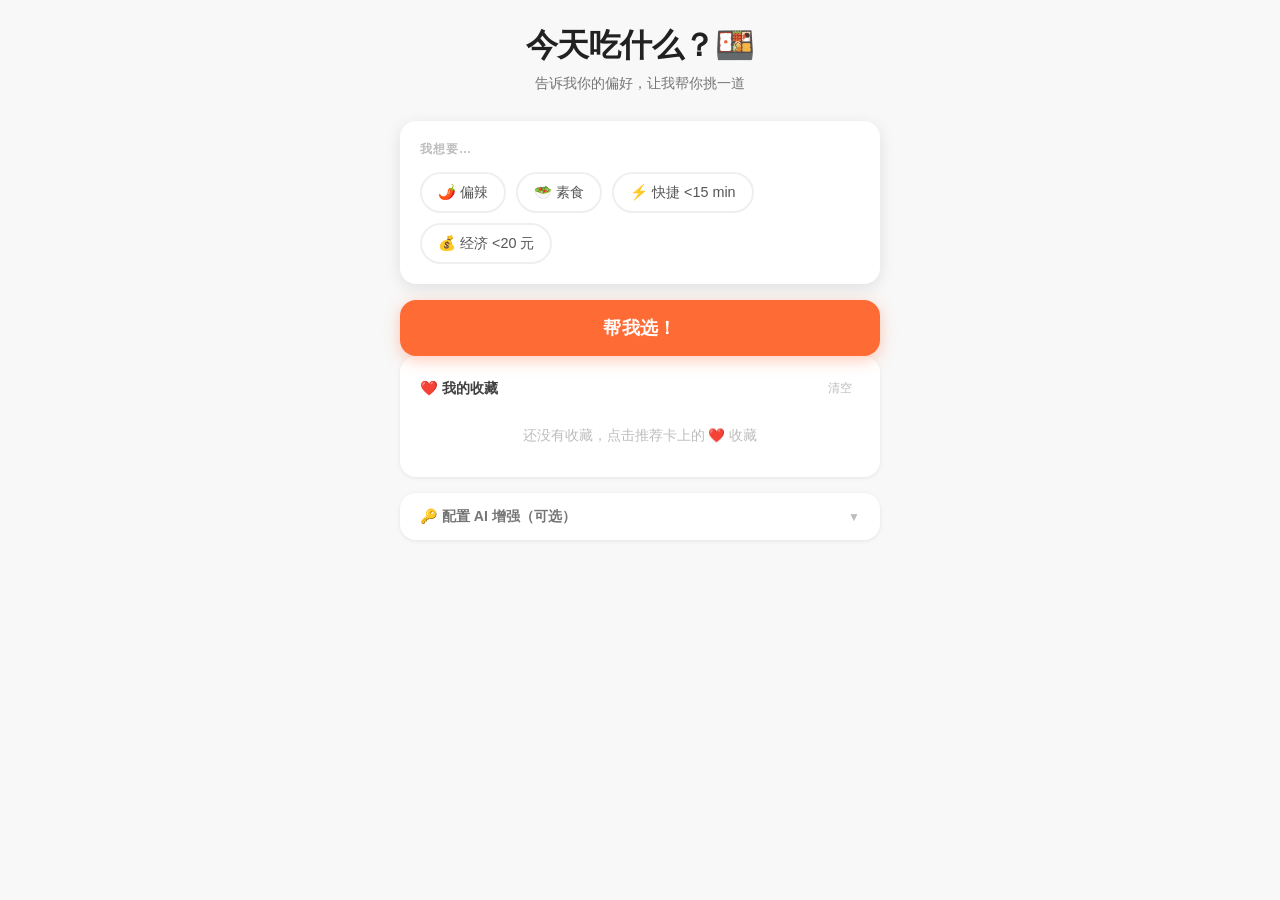
<file: what-to-eat.html>
<!DOCTYPE html>
<html lang="zh-CN">
<head>
<meta charset="UTF-8">
<meta name="viewport" content="width=device-width, initial-scale=1.0">
<title>今天吃什么？🍱</title>
<style>
  *, *::before, *::after { box-sizing: border-box; margin: 0; padding: 0; }

  :root {
    --orange: #FF6B35;
    --orange-light: #FF8C5A;
    --orange-pale: #FFF0EA;
    --gray-100: #F8F8F8;
    --gray-200: #EFEFEF;
    --gray-400: #BDBDBD;
    --gray-600: #757575;
    --gray-800: #424242;
    --gray-900: #212121;
    --white: #FFFFFF;
    --shadow-sm: 0 1px 4px rgba(0,0,0,0.08);
    --shadow-md: 0 4px 16px rgba(0,0,0,0.10);
    --shadow-lg: 0 8px 32px rgba(0,0,0,0.12);
    --radius: 16px;
    --radius-sm: 10px;
  }

  body {
    font-family: -apple-system, BlinkMacSystemFont, "Segoe UI", "PingFang SC", "Hiragino Sans GB", sans-serif;
    background: var(--gray-100);
    color: var(--gray-900);
    min-height: 100vh;
    display: flex;
    justify-content: center;
    align-items: flex-start;
    padding: 24px 16px 60px;
  }

  .container {
    width: 100%;
    max-width: 480px;
  }

  /* ── Header ── */
  .header {
    text-align: center;
    margin-bottom: 28px;
  }
  .header h1 {
    font-size: 2rem;
    font-weight: 700;
    color: var(--gray-900);
    letter-spacing: -0.5px;
    margin-bottom: 6px;
  }
  .header p {
    color: var(--gray-600);
    font-size: 0.9rem;
  }

  /* ── Card ── */
  .card {
    background: var(--white);
    border-radius: var(--radius);
    box-shadow: var(--shadow-md);
    padding: 20px;
    margin-bottom: 16px;
  }
  .card-title {
    font-size: 0.75rem;
    font-weight: 600;
    text-transform: uppercase;
    letter-spacing: 0.08em;
    color: var(--gray-400);
    margin-bottom: 14px;
  }

  /* ── Preference Toggles ── */
  .pref-grid {
    display: flex;
    flex-wrap: wrap;
    gap: 10px;
  }
  .pref-btn {
    display: flex;
    align-items: center;
    gap: 6px;
    padding: 9px 16px;
    border-radius: 50px;
    border: 2px solid var(--gray-200);
    background: var(--white);
    color: var(--gray-700, #555);
    font-size: 0.9rem;
    font-weight: 500;
    cursor: pointer;
    transition: all 0.18s ease;
    user-select: none;
  }
  .pref-btn:hover {
    border-color: var(--orange-light);
    background: var(--orange-pale);
  }
  .pref-btn.active {
    border-color: var(--orange);
    background: var(--orange);
    color: var(--white);
    box-shadow: 0 2px 8px rgba(255,107,53,0.3);
  }

  /* ── Main Button ── */
  .btn-pick {
    width: 100%;
    padding: 16px;
    font-size: 1.1rem;
    font-weight: 700;
    color: var(--white);
    background: var(--orange);
    border: none;
    border-radius: var(--radius);
    cursor: pointer;
    transition: all 0.18s ease;
    box-shadow: 0 4px 16px rgba(255,107,53,0.35);
    letter-spacing: 0.02em;
  }
  .btn-pick:hover {
    background: var(--orange-light);
    transform: translateY(-1px);
    box-shadow: 0 6px 20px rgba(255,107,53,0.4);
  }
  .btn-pick:active { transform: translateY(0); }

  /* ── Result Cards ── */
  .results {
    display: none;
    flex-direction: column;
    gap: 12px;
    margin-bottom: 16px;
  }
  .results.visible { display: flex; }

  .result-card {
    background: var(--white);
    border-radius: var(--radius);
    box-shadow: var(--shadow-sm);
    padding: 16px 20px;
    display: flex;
    align-items: center;
    gap: 16px;
    transition: transform 0.15s ease, box-shadow 0.15s ease;
    animation: slideIn 0.3s ease both;
  }
  .result-card:hover {
    transform: translateY(-2px);
    box-shadow: var(--shadow-md);
  }
  @keyframes slideIn {
    from { opacity: 0; transform: translateY(12px); }
    to   { opacity: 1; transform: translateY(0); }
  }
  .result-card:nth-child(1) { animation-delay: 0.00s; }
  .result-card:nth-child(2) { animation-delay: 0.08s; }
  .result-card:nth-child(3) { animation-delay: 0.16s; }

  .result-emoji {
    font-size: 2.2rem;
    flex-shrink: 0;
    width: 52px;
    height: 52px;
    background: var(--orange-pale);
    border-radius: 14px;
    display: flex;
    align-items: center;
    justify-content: center;
  }
  .result-info { flex: 1; }
  .result-name {
    font-size: 1.05rem;
    font-weight: 700;
    color: var(--gray-900);
    margin-bottom: 3px;
  }
  .result-tags {
    display: flex;
    gap: 5px;
    flex-wrap: wrap;
    margin-bottom: 5px;
  }
  .tag {
    font-size: 0.7rem;
    padding: 2px 8px;
    border-radius: 50px;
    background: var(--orange-pale);
    color: var(--orange);
    font-weight: 600;
  }
  .result-desc {
    font-size: 0.82rem;
    color: var(--gray-600);
    line-height: 1.4;
  }
  .result-meta {
    font-size: 0.75rem;
    color: var(--gray-400);
    margin-top: 4px;
  }
  .btn-fav {
    background: none;
    border: none;
    font-size: 1.4rem;
    cursor: pointer;
    transition: transform 0.15s;
    flex-shrink: 0;
    padding: 4px;
    line-height: 1;
  }
  .btn-fav:hover { transform: scale(1.25); }
  .btn-fav.loved { animation: heartBeat 0.35s ease; }
  @keyframes heartBeat {
    0%   { transform: scale(1); }
    50%  { transform: scale(1.4); }
    100% { transform: scale(1); }
  }

  /* ── Re-pick Button ── */
  .btn-repick {
    width: 100%;
    padding: 13px;
    font-size: 0.95rem;
    font-weight: 600;
    color: var(--orange);
    background: var(--orange-pale);
    border: 2px solid var(--orange-pale);
    border-radius: var(--radius);
    cursor: pointer;
    transition: all 0.18s ease;
    margin-bottom: 16px;
    display: none;
  }
  .btn-repick.visible { display: block; }
  .btn-repick:hover {
    border-color: var(--orange);
    background: var(--white);
  }

  /* ── AI Suggestion Banner ── */
  .ai-banner {
    background: linear-gradient(135deg, #FFF7F4 0%, #FFF0EA 100%);
    border: 1.5px solid #FFD5C0;
    border-radius: var(--radius-sm);
    padding: 14px 16px;
    font-size: 0.88rem;
    color: var(--gray-800);
    margin-bottom: 16px;
    display: none;
    line-height: 1.6;
    min-height: 54px;
  }
  .ai-banner.visible { display: block; }
  .ai-banner .ai-label {
    font-size: 0.72rem;
    font-weight: 700;
    color: var(--orange);
    text-transform: uppercase;
    letter-spacing: 0.07em;
    margin-bottom: 5px;
  }
  .ai-spinner {
    display: inline-block;
    width: 14px;
    height: 14px;
    border: 2px solid var(--orange-pale);
    border-top-color: var(--orange);
    border-radius: 50%;
    animation: spin 0.7s linear infinite;
    vertical-align: middle;
    margin-right: 6px;
  }
  @keyframes spin { to { transform: rotate(360deg); } }

  /* ── Favourites Section ── */
  .fav-section {
    background: var(--white);
    border-radius: var(--radius);
    box-shadow: var(--shadow-sm);
    padding: 20px;
    margin-bottom: 16px;
  }
  .fav-section-header {
    display: flex;
    justify-content: space-between;
    align-items: center;
    margin-bottom: 14px;
  }
  .fav-title {
    font-size: 0.9rem;
    font-weight: 700;
    color: var(--gray-800);
  }
  .btn-clear-fav {
    font-size: 0.75rem;
    color: var(--gray-400);
    background: none;
    border: none;
    cursor: pointer;
    padding: 4px 8px;
    border-radius: 6px;
    transition: color 0.15s;
  }
  .btn-clear-fav:hover { color: #E53935; }
  .fav-empty {
    color: var(--gray-400);
    font-size: 0.85rem;
    text-align: center;
    padding: 12px 0;
  }
  .fav-list {
    display: flex;
    flex-direction: column;
    gap: 8px;
  }
  .fav-item {
    display: flex;
    align-items: center;
    gap: 10px;
    padding: 8px 12px;
    background: var(--gray-100);
    border-radius: var(--radius-sm);
    font-size: 0.88rem;
    color: var(--gray-800);
  }
  .fav-item-emoji { font-size: 1.1rem; }
  .fav-item-name { font-weight: 600; flex: 1; }
  .fav-item-date { font-size: 0.72rem; color: var(--gray-400); }

  /* ── DeepSeek API Config ── */
  .ai-config {
    background: var(--white);
    border-radius: var(--radius);
    box-shadow: var(--shadow-sm);
    overflow: hidden;
    margin-bottom: 16px;
  }
  .ai-config-toggle {
    width: 100%;
    background: none;
    border: none;
    padding: 14px 20px;
    display: flex;
    justify-content: space-between;
    align-items: center;
    cursor: pointer;
    font-size: 0.88rem;
    font-weight: 600;
    color: var(--gray-600);
    transition: background 0.15s;
  }
  .ai-config-toggle:hover { background: var(--gray-100); }
  .ai-config-toggle .chevron {
    transition: transform 0.2s;
    font-size: 0.75rem;
    color: var(--gray-400);
  }
  .ai-config-toggle.open .chevron { transform: rotate(180deg); }
  .ai-config-body {
    display: none;
    padding: 0 20px 20px;
    border-top: 1px solid var(--gray-200);
  }
  .ai-config-body.open { display: block; }
  .ai-config-body label {
    display: block;
    font-size: 0.8rem;
    color: var(--gray-600);
    margin-bottom: 6px;
    margin-top: 14px;
  }
  .ai-config-body input {
    width: 100%;
    padding: 10px 14px;
    border: 1.5px solid var(--gray-200);
    border-radius: var(--radius-sm);
    font-size: 0.9rem;
    color: var(--gray-900);
    background: var(--gray-100);
    transition: border-color 0.15s;
    outline: none;
  }
  .ai-config-body input:focus { border-color: var(--orange); background: var(--white); }
  .ai-privacy-note {
    font-size: 0.74rem;
    color: var(--gray-400);
    margin-top: 8px;
    line-height: 1.5;
  }
  .ai-privacy-note span { color: var(--orange); }
  .btn-save-key {
    margin-top: 12px;
    padding: 9px 20px;
    background: var(--orange);
    color: var(--white);
    border: none;
    border-radius: var(--radius-sm);
    font-size: 0.85rem;
    font-weight: 600;
    cursor: pointer;
    transition: background 0.15s;
  }
  .btn-save-key:hover { background: var(--orange-light); }
  .key-saved-msg {
    font-size: 0.78rem;
    color: #4CAF50;
    margin-top: 6px;
    display: none;
  }
  .key-saved-msg.visible { display: block; }

  /* ── Toast ── */
  .toast {
    position: fixed;
    bottom: 28px;
    left: 50%;
    transform: translateX(-50%) translateY(60px);
    background: var(--gray-900);
    color: var(--white);
    padding: 10px 20px;
    border-radius: 50px;
    font-size: 0.85rem;
    pointer-events: none;
    transition: transform 0.3s ease, opacity 0.3s ease;
    opacity: 0;
    z-index: 999;
    white-space: nowrap;
  }
  .toast.show {
    transform: translateX(-50%) translateY(0);
    opacity: 1;
  }
</style>
</head>
<body>
<div class="container">

  <!-- Header -->
  <div class="header">
    <h1>今天吃什么？🍱</h1>
    <p>告诉我你的偏好，让我帮你挑一道</p>
  </div>

  <!-- Preference Filters -->
  <div class="card">
    <div class="card-title">我想要…</div>
    <div class="pref-grid">
      <button class="pref-btn" data-pref="辣" onclick="togglePref(this)">🌶️ 偏辣</button>
      <button class="pref-btn" data-pref="素食" onclick="togglePref(this)">🥗 素食</button>
      <button class="pref-btn" data-pref="快捷" onclick="togglePref(this)">⚡ 快捷 &lt;15 min</button>
      <button class="pref-btn" data-pref="经济" onclick="togglePref(this)">💰 经济 &lt;20 元</button>
    </div>
  </div>

  <!-- Pick Button -->
  <button class="btn-pick" onclick="pickMeals()">帮我选！</button>

  <!-- AI Suggestion Banner -->
  <div class="ai-banner" id="ai-banner">
    <div class="ai-label">✨ AI 今日饮食建议</div>
    <div id="ai-text"></div>
  </div>

  <!-- Results -->
  <div class="results" id="results"></div>

  <!-- Re-pick Button -->
  <button class="btn-repick" id="btn-repick" onclick="pickMeals()">🔀 再选一次</button>

  <!-- Favourites -->
  <div class="fav-section">
    <div class="fav-section-header">
      <div class="fav-title">❤️ 我的收藏</div>
      <button class="btn-clear-fav" onclick="clearFavourites()">清空</button>
    </div>
    <div id="fav-list">
      <div class="fav-empty">还没有收藏，点击推荐卡上的 ❤️ 收藏</div>
    </div>
  </div>

  <!-- DeepSeek API Config (collapsed by default) -->
  <div class="ai-config">
    <button class="ai-config-toggle" id="ai-config-toggle" onclick="toggleAiConfig()">
      <span>🔑 配置 AI 增强（可选）</span>
      <span class="chevron">▼</span>
    </button>
    <div class="ai-config-body" id="ai-config-body">
      <label for="api-key-input">DeepSeek API Key</label>
      <input
        type="password"
        id="api-key-input"
        placeholder="sk-xxxxxxxxxxxxxxxx"
        autocomplete="off"
        spellcheck="false"
      >
      <p class="ai-privacy-note">
        <span>🔒 Key 仅存储在您本地浏览器（localStorage），不会上传任何服务器。</span><br>
        有了 Key 后，每次推荐结束会自动调用 DeepSeek 生成今日饮食建议。
      </p>
      <button class="btn-save-key" onclick="saveApiKey()">保存</button>
      <div class="key-saved-msg" id="key-saved-msg">✓ 已保存</div>
    </div>
  </div>

</div>

<!-- Toast -->
<div class="toast" id="toast"></div>

<script>
/* ============================================================
   MENU DATA — 44 dishes
   tags: "辣" | "素食" | "快捷" | "经济"
   time: minutes  |  price: CNY
============================================================ */
const MENU = [
  { id: 1,  name: "宫保鸡丁",     emoji: "🍗", tags: ["辣"],                    time: 20, price: 25, desc: "经典川菜，酸甜辣口，色泽红亮" },
  { id: 2,  name: "番茄炒蛋",     emoji: "🍳", tags: ["快捷","素食","经济"],     time: 10, price: 15, desc: "家常快手菜，百搭下饭" },
  { id: 3,  name: "麻婆豆腐",     emoji: "🫘", tags: ["辣","经济","素食"],       time: 15, price: 18, desc: "麻辣鲜香，下饭神器" },
  { id: 4,  name: "清炒时蔬",     emoji: "🥬", tags: ["快捷","素食","经济"],     time: 8,  price: 12, desc: "清淡健康，简单美味" },
  { id: 5,  name: "酸辣粉",       emoji: "🍜", tags: ["辣","经济","快捷"],       time: 12, price: 15, desc: "酸爽开胃，热腾腾的" },
  { id: 6,  name: "皮蛋瘦肉粥",   emoji: "🥣", tags: ["快捷","经济"],            time: 20, price: 16, desc: "软糯暖胃，早餐宵夜都行" },
  { id: 7,  name: "蒜蓉粉丝蒸虾", emoji: "🦐", tags: [],                        time: 25, price: 45, desc: "鲜甜嫩滑，宴客首选" },
  { id: 8,  name: "红烧肉",       emoji: "🥩", tags: [],                        time: 60, price: 35, desc: "肥而不腻，入口即化" },
  { id: 9,  name: "鸡蛋炒饭",     emoji: "🍳", tags: ["快捷","经济"],            time: 10, price: 12, desc: "快手主食，随时来一碗" },
  { id: 10, name: "牛肉拉面",     emoji: "🍜", tags: [],                        time: 15, price: 28, desc: "劲道面条，浓郁汤底" },
  { id: 11, name: "炸鸡汉堡",     emoji: "🍔", tags: ["快捷","经济"],            time: 5,  price: 18, desc: "外脆里嫩，快餐首选" },
  { id: 12, name: "凯撒沙拉",     emoji: "🥗", tags: ["快捷","素食","经济"],     time: 8,  price: 18, desc: "清爽低卡，满满蔬菜" },
  { id: 13, name: "三明治",       emoji: "🥪", tags: ["快捷","经济"],            time: 5,  price: 15, desc: "便携早餐，随拿随走" },
  { id: 14, name: "便当套餐",     emoji: "🍱", tags: ["经济"],                   time: 0,  price: 18, desc: "荤素搭配，营养均衡" },
  { id: 15, name: "煎饼果子",     emoji: "🌯", tags: ["快捷","经济"],            time: 5,  price: 12, desc: "北方早餐经典，香脆可口" },
  { id: 16, name: "肉夹馍",       emoji: "🫓", tags: ["快捷","经济"],            time: 5,  price: 14, desc: "关中名吃，肥而不腻" },
  { id: 17, name: "阳春面",       emoji: "🍝", tags: ["快捷","素食","经济"],     time: 10, price: 10, desc: "清汤细面，朴实温暖" },
  { id: 18, name: "炸酱面",       emoji: "🍝", tags: ["经济"],                   time: 15, price: 15, desc: "豆瓣酱拌面，北京传统" },
  { id: 19, name: "热干面",       emoji: "🍝", tags: ["快捷","经济"],            time: 10, price: 12, desc: "武汉早餐，芝麻酱香浓" },
  { id: 20, name: "刀削面",       emoji: "🍝", tags: ["经济"],                   time: 15, price: 16, desc: "厚实筋道，汤底鲜美" },
  { id: 21, name: "黄焖鸡米饭",   emoji: "🍗", tags: ["经济"],                   time: 0,  price: 16, desc: "卤味鸡肉，浇汁拌饭绝了" },
  { id: 22, name: "盖浇饭",       emoji: "🍚", tags: ["经济"],                   time: 0,  price: 14, desc: "浇头多样，实惠管饱" },
  { id: 23, name: "咖喱饭",       emoji: "🍛", tags: ["经济"],                   time: 15, price: 18, desc: "香浓咖喱，土豆软糯" },
  { id: 24, name: "南瓜粥",       emoji: "🎃", tags: ["快捷","素食","经济"],     time: 15, price: 10, desc: "甜糯暖胃，秋冬首选" },
  { id: 25, name: "馄饨",         emoji: "🥟", tags: ["快捷","经济"],            time: 10, price: 14, desc: "皮薄馅多，汤鲜味美" },
  { id: 26, name: "酸辣汤",       emoji: "🥣", tags: ["辣","快捷","经济"],       time: 12, price: 12, desc: "酸辣开胃，驱寒暖身" },
  { id: 27, name: "凉拌豆腐",     emoji: "🫘", tags: ["快捷","素食","经济"],     time: 5,  price: 10, desc: "嫩滑清爽，夏日解暑" },
  { id: 28, name: "蒸南瓜",       emoji: "🎃", tags: ["快捷","素食","经济"],     time: 15, price: 8,  desc: "甜软清甜，健康低卡" },
  { id: 29, name: "炒豆芽",       emoji: "🌱", tags: ["快捷","素食","经济"],     time: 8,  price: 8,  desc: "脆嫩爽口，简单下饭" },
  { id: 30, name: "素三鲜",       emoji: "🥦", tags: ["素食","经济"],            time: 15, price: 12, desc: "三种素菜合炒，清香可口" },
  { id: 31, name: "夫妻肺片",     emoji: "🥩", tags: ["辣"],                    time: 0,  price: 28, desc: "麻辣鲜香，成都经典凉菜" },
  { id: 32, name: "水煮鱼",       emoji: "🐟", tags: ["辣"],                    time: 20, price: 35, desc: "辣汤滚沸，鱼片嫩滑" },
  { id: 33, name: "回锅肉",       emoji: "🥩", tags: ["辣"],                    time: 20, price: 25, desc: "蒜苗爆炒五花肉，香辣下饭" },
  { id: 34, name: "口水鸡",       emoji: "🍗", tags: ["辣"],                    time: 0,  price: 25, desc: "红油浇汁，嫩滑多汁" },
  { id: 35, name: "糖醋里脊",     emoji: "🍖", tags: ["快捷"],                  time: 18, price: 28, desc: "酥脆甜酸，老少皆宜" },
  { id: 36, name: "蛋花汤",       emoji: "🥚", tags: ["快捷","素食","经济"],     time: 8,  price: 8,  desc: "轻盈暖胃，简单料理" },
  { id: 37, name: "葱油拌面",     emoji: "🍝", tags: ["快捷","素食","经济"],     time: 8,  price: 10, desc: "葱油浓郁，上海家常" },
  { id: 38, name: "担担面",       emoji: "🍜", tags: ["辣","经济"],             time: 12, price: 15, desc: "麻辣芝麻酱，成都街头小吃" },
  { id: 39, name: "鸡蛋羹",       emoji: "🥚", tags: ["快捷","素食","经济"],     time: 12, price: 8,  desc: "嫩滑如豆腐，老人孩子爱" },
  { id: 40, name: "烤红薯",       emoji: "🍠", tags: ["快捷","素食","经济"],     time: 10, price: 8,  desc: "甜糯绵软，街头零食" },
  { id: 41, name: "鱼香肉丝",     emoji: "🥩", tags: ["辣"],                    time: 18, price: 22, desc: "咸甜酸辣兼具，川菜代表" },
  { id: 42, name: "西红柿鸡蛋面", emoji: "🍝", tags: ["快捷","经济"],           time: 12, price: 12, desc: "酸甜番茄汤面，治愈一切" },
  { id: 43, name: "小笼包",       emoji: "🥟", tags: ["经济"],                  time: 0,  price: 16, desc: "汤汁丰盈，皮薄馅鲜" },
  { id: 44, name: "韩式拌饭",     emoji: "🍚", tags: ["辣","素食"],             time: 15, price: 22, desc: "蔬菜五彩，拌匀即食" },
];

/* ============================================================
   STATE
============================================================ */
let activePrefs = new Set();
let lastPicks   = [];
let favourites  = JSON.parse(localStorage.getItem('wte-favs') || '[]');

/* ============================================================
   PREFERENCE TOGGLE
============================================================ */
function togglePref(btn) {
  const pref = btn.dataset.pref;
  if (activePrefs.has(pref)) {
    activePrefs.delete(pref);
    btn.classList.remove('active');
  } else {
    activePrefs.add(pref);
    btn.classList.add('active');
  }
}

/* ============================================================
   PICK ALGORITHM — weighted random
   Dishes matching active prefs score higher.
   No prefs selected → all dishes equally eligible.
============================================================ */
function computeWeight(dish) {
  if (activePrefs.size === 0) return 1;
  let matches = 0;
  activePrefs.forEach(p => { if (dish.tags.includes(p)) matches++; });
  // 0 matches: still 0.15 weight so they rarely appear but aren't excluded
  return matches === 0 ? 0.15 : matches;
}

function weightedSample(arr, weights, k) {
  const pool = arr.map((item, i) => ({ item, w: weights[i] }));
  const picked = [];
  for (let i = 0; i < k && pool.length > 0; i++) {
    const total = pool.reduce((s, x) => s + x.w, 0);
    let r = Math.random() * total;
    let idx = 0;
    for (; idx < pool.length - 1; idx++) {
      r -= pool[idx].w;
      if (r <= 0) break;
    }
    picked.push(pool[idx].item);
    pool.splice(idx, 1);
  }
  return picked;
}

function pickMeals() {
  const weights = MENU.map(computeWeight);
  const picks   = weightedSample(MENU, weights, 3);
  lastPicks     = picks;
  renderResults(picks);
  fetchAiSuggestion(picks);
}

/* ============================================================
   RENDER RESULTS
============================================================ */
function tagLabel(t) {
  return { "辣": "🌶️辣", "素食": "🥗素食", "快捷": "⚡快捷", "经济": "💰经济" }[t] || t;
}

function renderResults(picks) {
  const container = document.getElementById('results');
  container.innerHTML = '';
  picks.forEach((dish, i) => {
    const isFav  = favourites.some(f => f.id === dish.id);

    const card = document.createElement('div');
    card.className = 'result-card';
    card.innerHTML = `
      <div class="result-emoji">${dish.emoji}</div>
      <div class="result-info">
        <div class="result-name">${dish.name}</div>
        <div class="result-tags">
          ${dish.tags.map(t => `<span class="tag">${tagLabel(t)}</span>`).join('')}
        </div>
        <div class="result-desc">${dish.desc}</div>
        <div class="result-meta">约 ${dish.time > 0 ? dish.time + ' min' : '立取'} · ¥${dish.price}</div>
      </div>
      <button class="btn-fav${isFav ? ' loved' : ''}" title="收藏" onclick="toggleFav(this, ${i})">${isFav ? '❤️' : '🤍'}</button>
    `;
    container.appendChild(card);
  });

  container.classList.add('visible');
  document.getElementById('btn-repick').classList.add('visible');
}

/* ============================================================
   FAVOURITES
============================================================ */
function toggleFav(btn, pickIdx) {
  const dish  = lastPicks[pickIdx];
  const idx   = favourites.findIndex(f => f.id === dish.id);
  if (idx >= 0) {
    favourites.splice(idx, 1);
    btn.textContent = '🤍';
    btn.classList.remove('loved');
    showToast(`已取消收藏 ${dish.name}`);
  } else {
    favourites.unshift({
      id:    dish.id,
      name:  dish.name,
      emoji: dish.emoji,
      date:  new Date().toLocaleDateString('zh-CN'),
    });
    btn.textContent = '❤️';
    btn.classList.add('loved');
    showToast(`已收藏 ${dish.emoji} ${dish.name}`);
  }
  localStorage.setItem('wte-favs', JSON.stringify(favourites));
  renderFavourites();
}

function renderFavourites() {
  const container = document.getElementById('fav-list');
  if (favourites.length === 0) {
    container.innerHTML = '<div class="fav-empty">还没有收藏，点击推荐卡上的 ❤️ 收藏</div>';
    return;
  }
  const list = document.createElement('div');
  list.className = 'fav-list';
  favourites.slice(0, 10).forEach(f => {
    const item = document.createElement('div');
    item.className = 'fav-item';
    item.innerHTML = `
      <span class="fav-item-emoji">${f.emoji}</span>
      <span class="fav-item-name">${f.name}</span>
      <span class="fav-item-date">${f.date}</span>
    `;
    list.appendChild(item);
  });
  container.innerHTML = '';
  container.appendChild(list);
}

function clearFavourites() {
  if (favourites.length === 0) return;
  favourites = [];
  localStorage.setItem('wte-favs', JSON.stringify(favourites));
  renderFavourites();
  showToast('收藏已清空');
}

/* ============================================================
   DEEPSEEK AI SUGGESTION
============================================================ */
function getApiKey() {
  return localStorage.getItem('wte-dskey') || '';
}

async function fetchAiSuggestion(picks) {
  const key = getApiKey();
  if (!key) return;

  const banner = document.getElementById('ai-banner');
  const text   = document.getElementById('ai-text');
  banner.classList.add('visible');
  text.innerHTML = '<span class="ai-spinner"></span>正在生成今日饮食建议…';

  const names = picks.map(p => p.name).join('、');
  const prompt = `今天推荐吃：${names}。请用一两句话给出今日饮食的温馨建议，注意营养均衡，语气轻松活泼，不超过50字。`;

  try {
    const resp = await fetch('https://api.deepseek.com/v1/chat/completions', {
      method: 'POST',
      headers: {
        'Content-Type': 'application/json',
        'Authorization': `Bearer ${key}`,
      },
      body: JSON.stringify({
        model: 'deepseek-chat',
        messages: [{ role: 'user', content: prompt }],
        max_tokens: 80,
        temperature: 0.8,
      }),
    });
    if (!resp.ok) throw new Error(`HTTP ${resp.status}`);
    const data = await resp.json();
    const reply = data.choices?.[0]?.message?.content?.trim() || '今天也要好好吃饭哦！';
    text.textContent = reply;
  } catch (e) {
    text.textContent = '⚠️ AI 建议获取失败，请稍后重试';
    setTimeout(() => { banner.classList.remove('visible'); }, 3000);
  }
}

/* ============================================================
   AI CONFIG PANEL
============================================================ */
function toggleAiConfig() {
  const toggle = document.getElementById('ai-config-toggle');
  const body   = document.getElementById('ai-config-body');
  const isOpen = body.classList.toggle('open');
  toggle.classList.toggle('open', isOpen);
}

function saveApiKey() {
  const val = document.getElementById('api-key-input').value.trim();
  if (val) {
    localStorage.setItem('wte-dskey', val);
  } else {
    localStorage.removeItem('wte-dskey');
  }
  const msg = document.getElementById('key-saved-msg');
  msg.classList.add('visible');
  setTimeout(() => msg.classList.remove('visible'), 2000);
}

/* ============================================================
   TOAST
============================================================ */
let toastTimer = null;
function showToast(msg) {
  const t = document.getElementById('toast');
  t.textContent = msg;
  t.classList.add('show');
  clearTimeout(toastTimer);
  toastTimer = setTimeout(() => t.classList.remove('show'), 2200);
}

/* ============================================================
   INIT
============================================================ */
(function init() {
  // Restore saved API key to input
  const savedKey = getApiKey();
  if (savedKey) {
    document.getElementById('api-key-input').value = savedKey;
  }
  // Render favourites
  renderFavourites();
})();
</script>
</body>
</html>
</file>
<file: what-to-eat/style.css>
* { box-sizing: border-box; }

body {
  margin: 0;
  font-family: -apple-system, BlinkMacSystemFont, "Segoe UI", "PingFang SC", "Hiragino Sans GB", "Microsoft YaHei", sans-serif;
  background: #f7f3e9;
  color: #2c2a26;
  min-height: 100vh;
}

#app {
  max-width: 560px;
  margin: 0 auto;
  padding: 24px 20px 60px;
}

.topbar {
  display: flex;
  justify-content: space-between;
  align-items: center;
  margin-bottom: 32px;
}

h1 {
  margin: 0;
  font-family: Georgia, "Songti SC", serif;
  font-weight: normal;
  font-size: 28px;
  letter-spacing: 2px;
}

.icon-btn {
  background: none;
  border: 1px solid #c4b89a;
  border-radius: 6px;
  padding: 6px 14px;
  cursor: pointer;
  font-size: 13px;
  color: #5a5246;
  font-family: inherit;
}

.icon-btn:hover { background: #ede5d0; }

.meal-selector {
  display: flex;
  gap: 4px;
  margin-bottom: 20px;
  background: #ede5d0;
  padding: 4px;
  border-radius: 8px;
}

.meal-tab {
  flex: 1;
  padding: 10px 8px;
  background: transparent;
  border: none;
  border-radius: 6px;
  cursor: pointer;
  font-family: inherit;
  font-size: 14px;
  color: #6b6357;
  transition: background 0.15s;
}

.meal-tab:hover { color: #2c2a26; }

.meal-tab.active {
  background: #fffcf3;
  color: #2c2a26;
  box-shadow: 0 1px 3px rgba(0,0,0,0.08);
}

.mood-block { margin-bottom: 20px; }

label {
  display: block;
  font-size: 13px;
  color: #6b6357;
  margin-bottom: 6px;
}

textarea,
input[type=text],
input[type=password],
select {
  width: 100%;
  padding: 10px 12px;
  border: 1px solid #d4c9ac;
  border-radius: 6px;
  font-size: 14px;
  font-family: inherit;
  background: #fffcf3;
  color: #2c2a26;
}

textarea:focus,
input:focus,
select:focus {
  outline: none;
  border-color: #c75d3a;
}

textarea { resize: vertical; }

.big-btn {
  width: 100%;
  padding: 18px;
  font-size: 18px;
  font-family: inherit;
  background: #c75d3a;
  color: #fffcf3;
  border: none;
  border-radius: 8px;
  cursor: pointer;
  letter-spacing: 4px;
}

.big-btn:hover { background: #a84a2d; }
.big-btn:disabled { background: #b8a89c; cursor: wait; }

.result {
  margin-top: 32px;
  padding: 28px 20px;
  background: #fffcf3;
  border: 1px solid #d4c9ac;
  border-radius: 8px;
  text-align: center;
}

.result-pick {
  font-size: 32px;
  font-family: Georgia, "Songti SC", serif;
  margin-bottom: 14px;
  color: #2c2a26;
}

.result-reason {
  font-size: 14px;
  color: #6b6357;
  margin-bottom: 24px;
  line-height: 1.7;
  font-style: italic;
}

.feedback-row {
  display: flex;
  gap: 8px;
  flex-wrap: wrap;
  justify-content: center;
}

.fb-btn, .reroll-btn {
  flex: 1;
  min-width: 70px;
  padding: 10px 12px;
  font-size: 13px;
  background: #ede5d0;
  border: 1px solid #c4b89a;
  border-radius: 6px;
  cursor: pointer;
  font-family: inherit;
  color: #2c2a26;
}

.fb-btn:hover, .reroll-btn:hover { background: #ddd2b5; }

.fb-btn.active {
  background: #c75d3a;
  color: #fffcf3;
  border-color: #c75d3a;
}

.reroll-btn {
  background: #fffcf3;
  border-style: dashed;
}

.error {
  margin-top: 16px;
  padding: 12px 14px;
  background: #f9e3dc;
  border: 1px solid #d99580;
  border-radius: 6px;
  color: #8a3922;
  font-size: 13px;
  line-height: 1.5;
}

.setting-block { margin-bottom: 28px; }

h2 {
  font-family: Georgia, "Songti SC", serif;
  font-weight: normal;
  margin: 0 0 24px;
  font-size: 22px;
}

h3 {
  font-size: 15px;
  margin: 0 0 12px;
  color: #4a4338;
  font-weight: 600;
}

.hint {
  margin: 6px 0 0;
  font-size: 12px;
  color: #8a8275;
}

.hint a { color: #c75d3a; }

#candidates-list, #history-list {
  list-style: none;
  padding: 0;
  margin: 0 0 12px;
  border: 1px solid #d4c9ac;
  border-radius: 6px;
  background: #fffcf3;
  max-height: 240px;
  overflow-y: auto;
}

#candidates-list li, #history-list li {
  display: flex;
  justify-content: space-between;
  align-items: center;
  padding: 8px 12px;
  border-bottom: 1px solid #ede5d0;
  font-size: 14px;
}

.candidate-item .candidate-name {
  flex: 1;
  margin: 0 12px;
}

.meal-toggles {
  display: flex;
  gap: 3px;
}

.meal-pill {
  width: 26px;
  padding: 3px 0;
  font-size: 11px;
  border: 1px solid #d4c9ac;
  border-radius: 3px;
  background: transparent;
  color: #a89e8a;
  cursor: pointer;
  font-family: inherit;
  text-align: center;
}

.meal-pill:hover { border-color: #c4b89a; }

.meal-pill.active {
  background: #c75d3a;
  color: #fffcf3;
  border-color: #c75d3a;
}

#candidates-list li:last-child, #history-list li:last-child {
  border-bottom: none;
}

.remove-btn {
  background: none;
  border: none;
  color: #c75d3a;
  cursor: pointer;
  font-size: 13px;
  padding: 2px 6px;
  font-family: inherit;
}

.remove-btn:hover { text-decoration: underline; }

.add-row {
  display: flex;
  gap: 8px;
}

.add-row input { flex: 1; }

#add-btn {
  padding: 0 18px;
  background: #4a6b4f;
  color: #fffcf3;
  border: none;
  border-radius: 6px;
  cursor: pointer;
  font-family: inherit;
  font-size: 14px;
}

#add-btn:hover { background: #3a5640; }

.danger-btn {
  padding: 8px 14px;
  background: #fffcf3;
  border: 1px solid #d99580;
  color: #8a3922;
  border-radius: 6px;
  cursor: pointer;
  font-size: 13px;
  font-family: inherit;
}

.back-btn {
  margin-top: 24px;
  padding: 10px 22px;
  background: #ede5d0;
  border: 1px solid #c4b89a;
  border-radius: 6px;
  cursor: pointer;
  font-family: inherit;
  font-size: 14px;
}

.history-meta {
  color: #8a8275;
  font-size: 12px;
  margin-left: 6px;
}

.fb-label {
  display: inline-block;
  margin-left: 8px;
  font-size: 11px;
  padding: 1px 6px;
  border-radius: 3px;
  background: #ede5d0;
  color: #5a5246;
}

.fb-label.up { background: #d5e3d0; color: #3a5640; }
.fb-label.down { background: #f3d5cc; color: #8a3922; }
</file>
